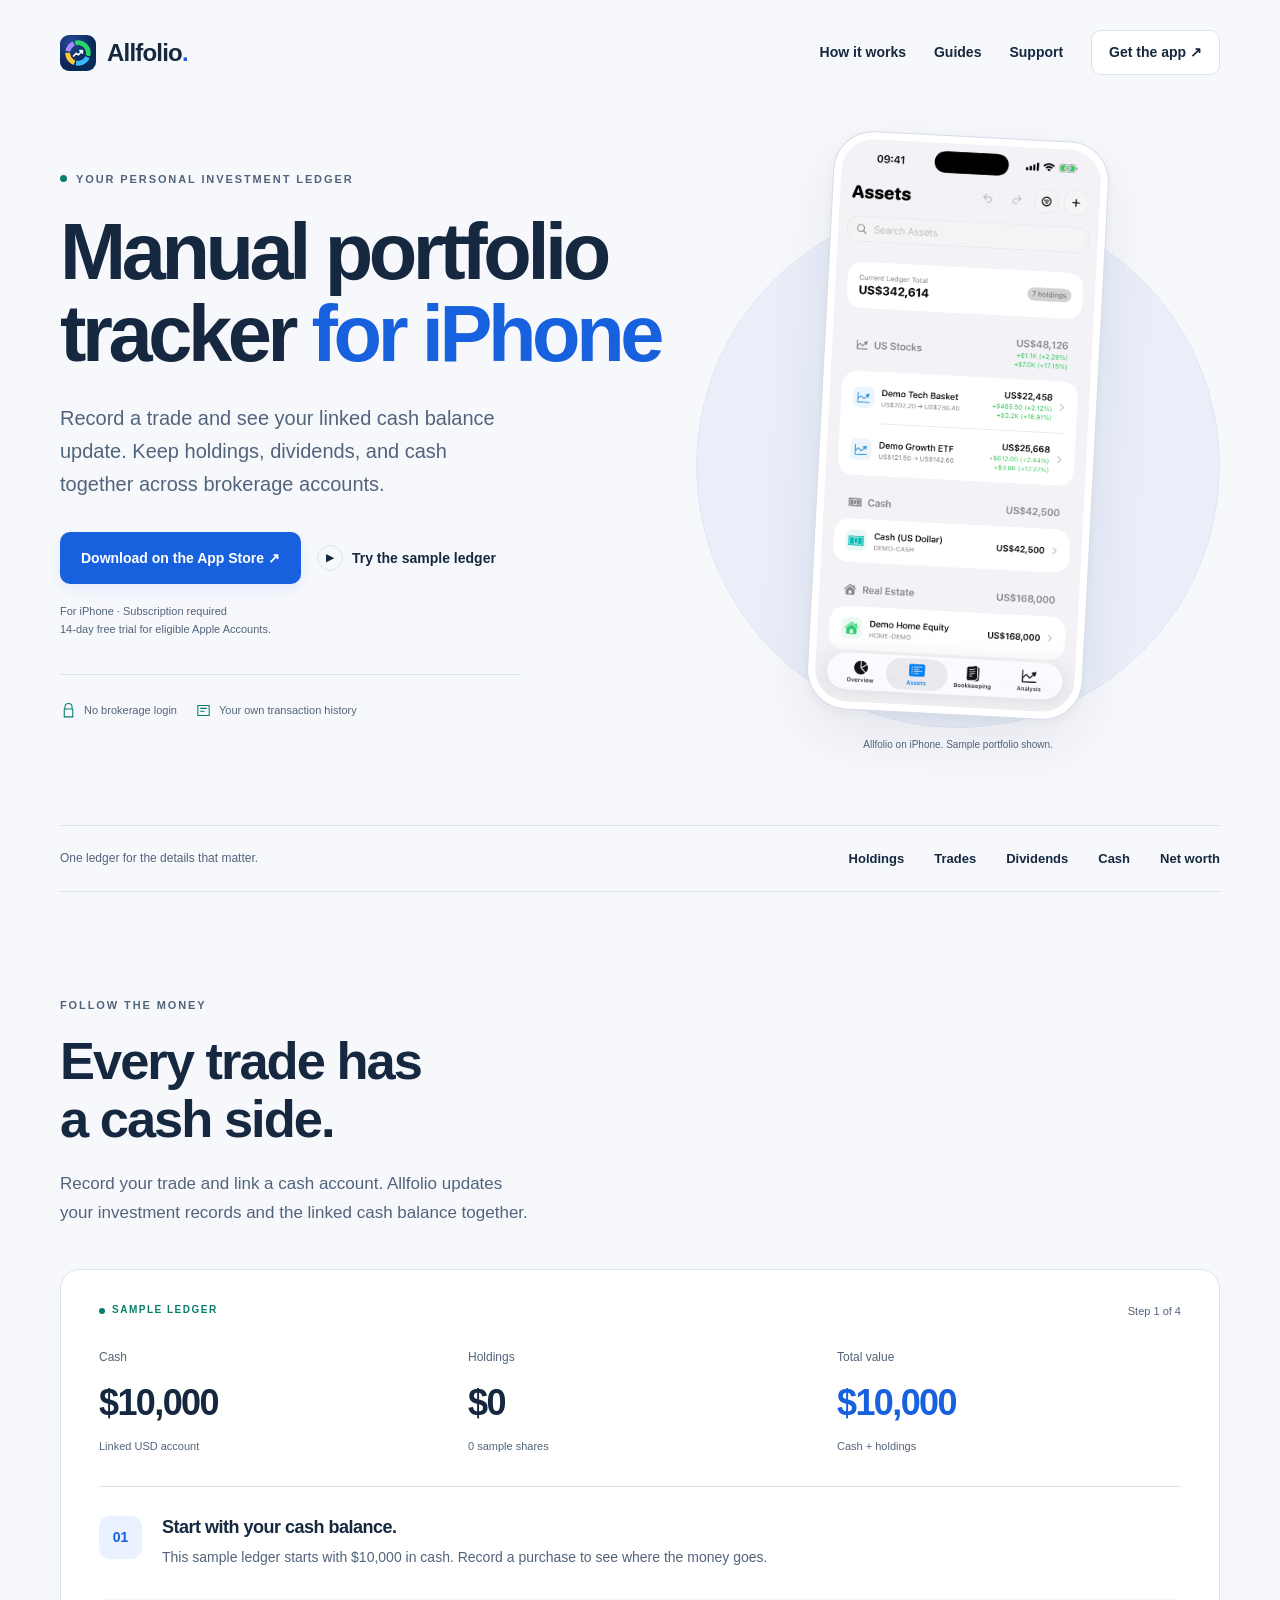
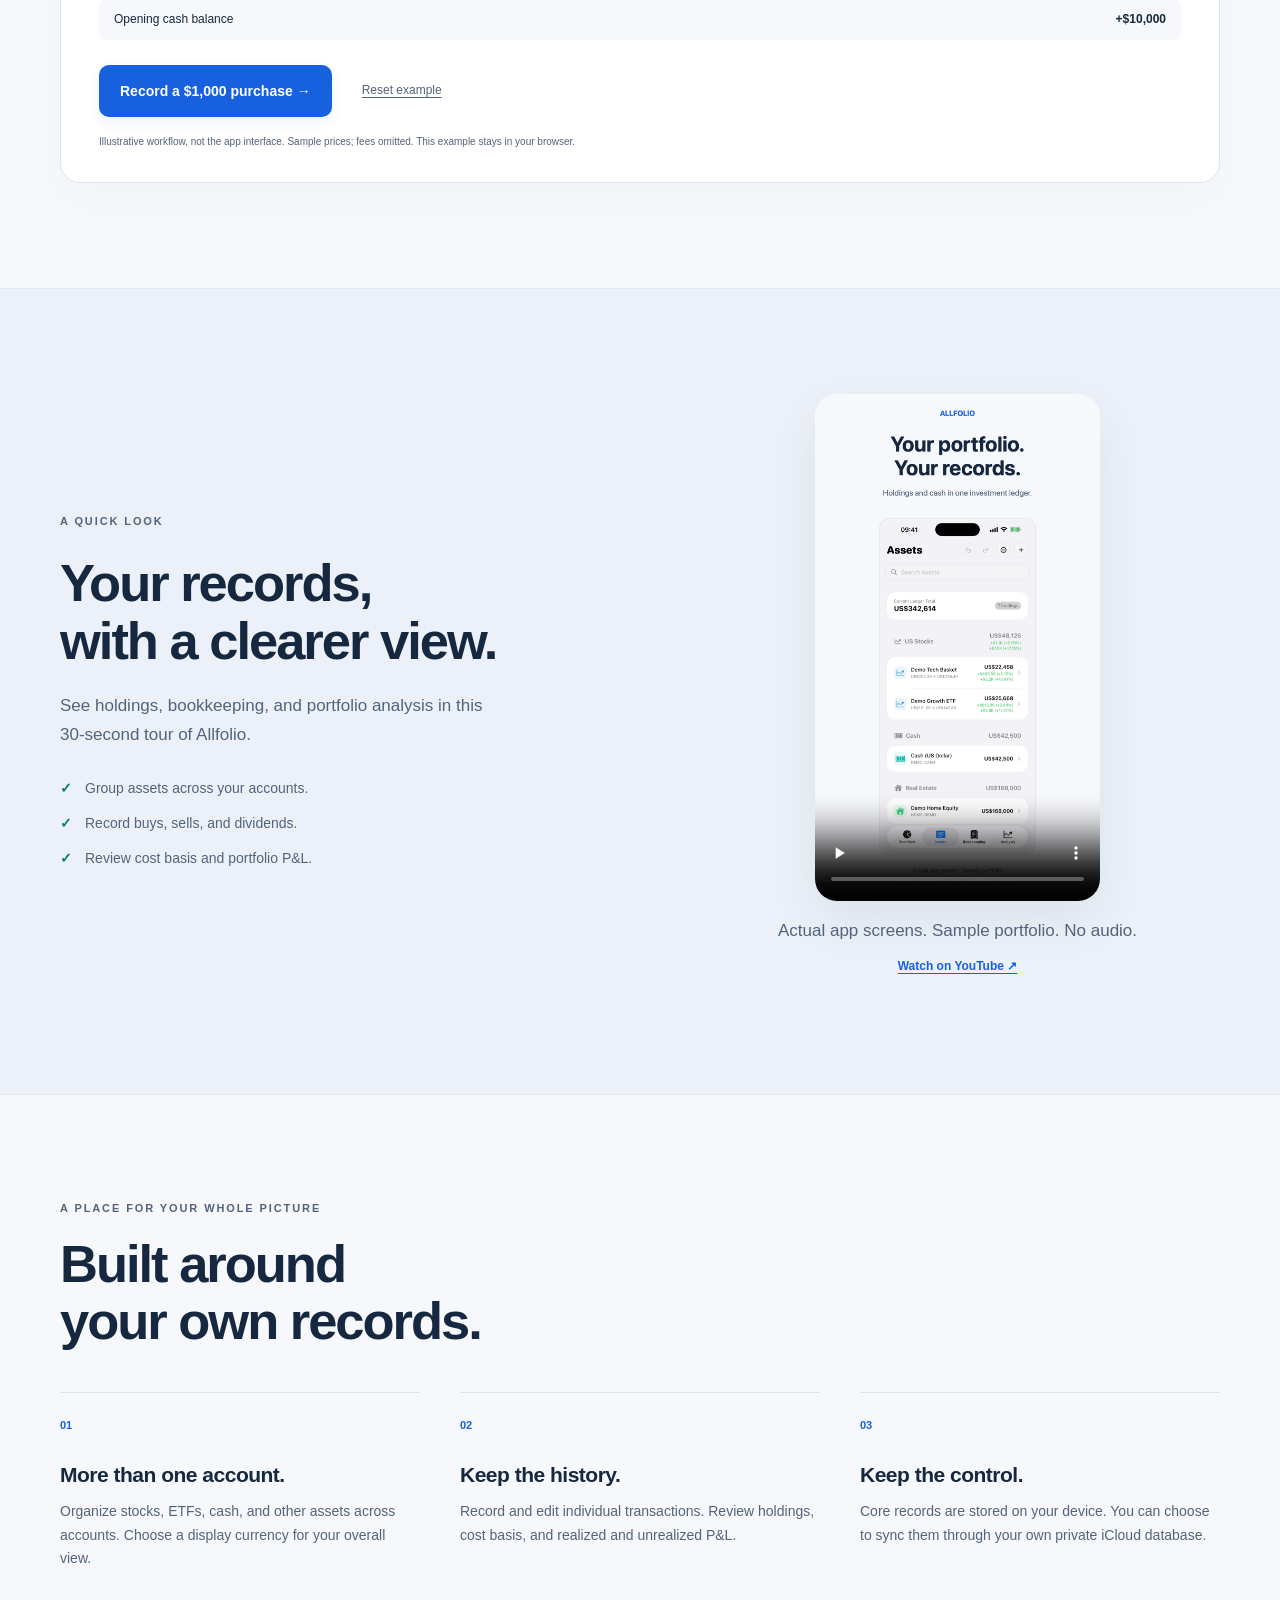
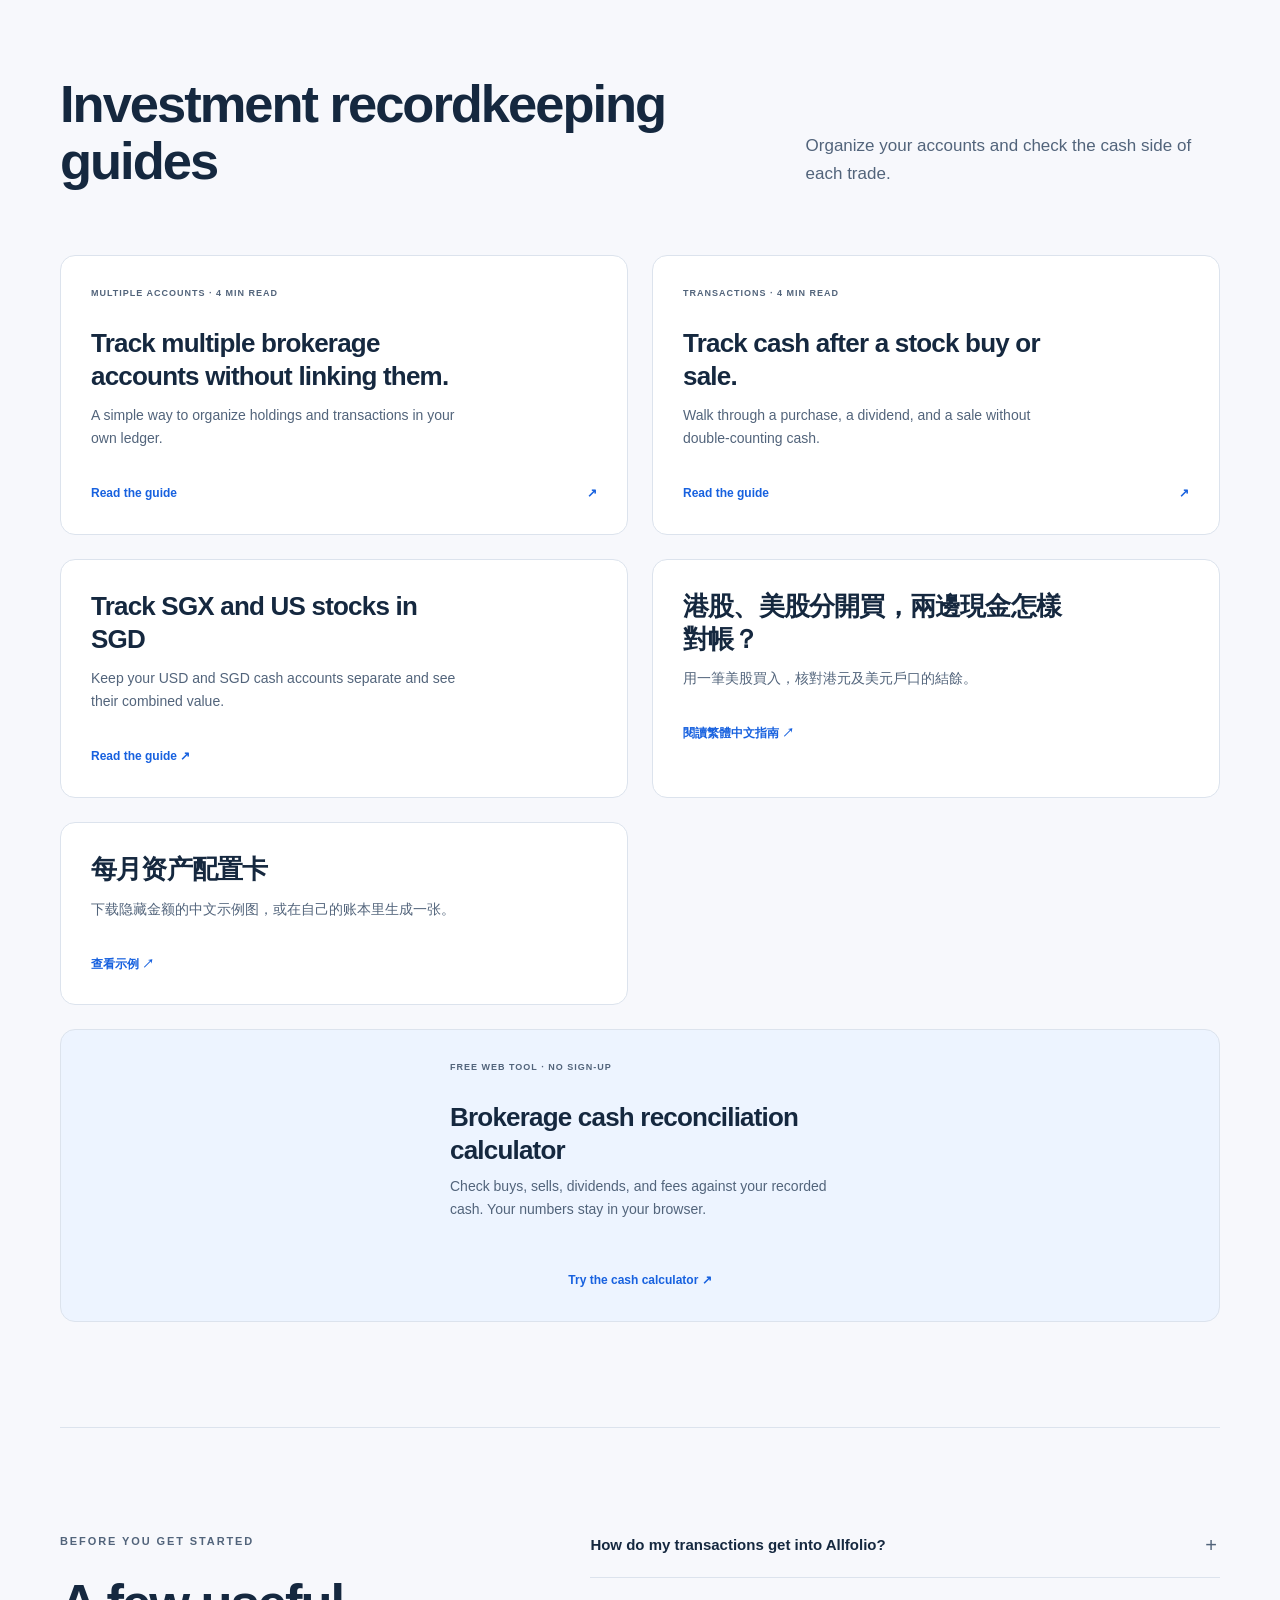
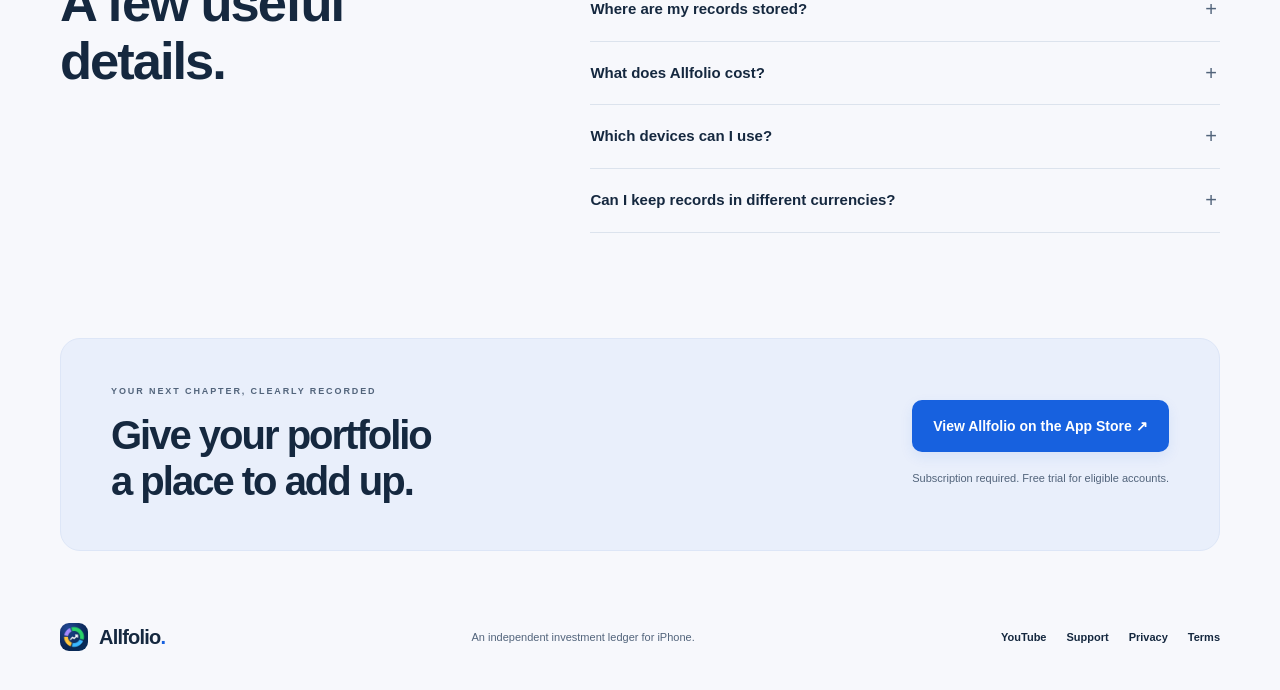
<file: index.html>
<!doctype html>
<html lang="en">
<head>
  <meta charset="utf-8"><meta name="viewport" content="width=device-width, initial-scale=1">
  <title>Allfolio — Manual Portfolio Tracker for iPhone</title>
  <meta name="description" content="A personal investment ledger for iPhone. Track holdings, trades, dividends, and cash across accounts without a brokerage login. Optional private iCloud sync.">
  <meta name="theme-color" content="#f7f8fc">
  <meta name="apple-itunes-app" content="app-id=6772176503, affiliate-data=pt=128935614&amp;ct=US_Web_202611&amp;mt=8">
  <meta property="og:title" content="Allfolio — Manual Portfolio Tracker for iPhone"><meta property="og:description" content="Record holdings, trades, dividends, and cash across accounts. No brokerage login required."><meta property="og:type" content="website"><meta property="og:url" content="https://ogerhsou.github.io/astrolabe-portfolio-support/"><meta property="og:image" content="https://ogerhsou.github.io/astrolabe-portfolio-support/marketing/social-card.png"><meta name="twitter:card" content="summary_large_image">
  <link rel="canonical" href="https://ogerhsou.github.io/astrolabe-portfolio-support/"><link rel="icon" href="./marketing/app-icon.png"><link rel="stylesheet" href="./marketing/site.css"><script src="./marketing/demo.js" defer></script>
  <script type="application/ld+json">{"@context":"https://schema.org","@type":"SoftwareApplication","name":"Allfolio: Portfolio Tracker","applicationCategory":"FinanceApplication","operatingSystem":"iOS 17.0 or later","url":"https://ogerhsou.github.io/astrolabe-portfolio-support/","downloadUrl":"https://apps.apple.com/us/app/allfolio-portfolio-tracker/id6772176503","description":"A personal investment ledger for iPhone, with manual transaction recording, linked cash accounts, holdings, and optional private iCloud sync."}</script>
<script src="./marketing/app-store-campaign.js" defer></script></head>
<body>
  <a class="skip-link" href="#main">Skip to content</a>
  <header class="site-header wrap"><a class="brand" href="./" aria-label="Allfolio home"><img src="./marketing/app-icon.png" width="36" height="36" alt=""><span>Allfolio<span class="brand-dot">.</span></span></a><nav aria-label="Main navigation"><a href="#how-it-works">How it works</a><a href="#guides">Guides</a><a href="./support.html">Support</a><a class="nav-download" href="https://apps.apple.com/app/apple-store/id6772176503?ppid=fc0e9323-cf32-40ca-8069-30a20adb81aa&amp;pt=128935614&amp;ct=US_Web_202611&amp;mt=8">Get the app ↗</a></nav></header>
  <main id="main">
    <section class="hero wrap" aria-labelledby="hero-title">
      <div class="hero-copy"><p class="eyebrow"><span class="status-dot" aria-hidden="true"></span>YOUR PERSONAL INVESTMENT LEDGER</p><h1 id="hero-title">Manual portfolio tracker <span>for iPhone</span></h1><p class="hero-description">Record a trade and see your linked cash balance update. Keep holdings, dividends, and cash together across brokerage accounts.</p><div class="hero-actions"><a class="button primary" href="https://apps.apple.com/app/apple-store/id6772176503?ppid=fc0e9323-cf32-40ca-8069-30a20adb81aa&amp;pt=128935614&amp;ct=US_Web_202611&amp;mt=8">Download on the App Store ↗</a><a class="button text-button" href="#how-it-works"><span class="play-mark" aria-hidden="true">▶</span>Try the sample ledger</a></div><p class="purchase-note">For iPhone · Subscription required<br>14-day free trial for eligible Apple Accounts.</p><div class="hero-proof"><span><svg viewBox="0 0 24 24" aria-hidden="true"><path d="M7 10V7a5 5 0 0 1 10 0v3M6 10h12v11H6z"/></svg>No brokerage login</span><span><svg viewBox="0 0 24 24" aria-hidden="true"><path d="M4 5h16v14H4zM8 9h8M8 13h5"/></svg>Your own transaction history</span></div></div>
      <figure class="hero-visual"><div class="visual-orbit" aria-hidden="true"></div><div class="phone-frame"><img class="app-screen" src="./marketing/holdings.png" width="1284" height="2778" alt="Allfolio's Assets screen showing sample stock holdings, cash, and other assets in one ledger." fetchpriority="high"></div><figcaption>Allfolio on iPhone. Sample portfolio shown.</figcaption></figure>
    </section>
    <section class="feature-strip wrap" aria-label="What you can track"><p>One ledger for the details that matter.</p><div><span>Holdings</span><span>Trades</span><span>Dividends</span><span>Cash</span><span>Net worth</span></div></section>
    <section class="section wrap" id="how-it-works" aria-labelledby="demo-title">
      <div class="section-heading"><p class="eyebrow">FOLLOW THE MONEY</p><h2 id="demo-title">Every trade has<br>a cash side.</h2><p>Record your trade and link a cash account. Allfolio updates your investment records and the linked cash balance together.</p></div>
      <div class="demo" data-ledger-demo><div class="demo-topline"><span class="sample-tag">SAMPLE LEDGER</span><span class="demo-step" data-demo-step>Step 1 of 4</span></div><div class="demo-balances"><div><span class="balance-label">Cash</span><strong data-demo-cash>$10,000</strong><span class="balance-detail">Linked USD account</span></div><div><span class="balance-label">Holdings</span><strong data-demo-holdings>$0</strong><span class="balance-detail" data-demo-shares>0 sample shares</span></div><div><span class="balance-label">Total value</span><strong data-demo-total>$10,000</strong><span class="balance-detail">Cash + holdings</span></div></div><div class="demo-explanation" aria-live="polite" aria-atomic="true"><span class="demo-symbol" aria-hidden="true" data-demo-icon>01</span><div><h3 data-demo-title>Start with your cash balance.</h3><p data-demo-description>This sample ledger starts with $10,000 in cash. Record a purchase to see where the money goes.</p></div></div><ol class="demo-history" data-demo-history aria-label="Sample transaction history"><li><span>Opening cash balance</span><strong>+$10,000</strong></li></ol><div class="demo-controls"><button type="button" class="button primary" data-demo-next>Record a $1,000 purchase →</button><button type="button" class="reset-button" data-demo-reset>Reset example</button></div><p class="demo-disclosure">Illustrative workflow, not the app interface. Sample prices; fees omitted. This example stays in your browser.</p><noscript><p class="demo-disclosure">Buying 10 shares at $100 moves $1,000 from cash into holdings. Your cash becomes $9,000 and your holdings become $1,000. Enable JavaScript to step through the example.</p></noscript></div>
    </section>
    <section class="section tour-section" aria-labelledby="tour-title"><div class="wrap tour-layout"><div><p class="eyebrow">A QUICK LOOK</p><h2 id="tour-title">Your records,<br>with a clearer view.</h2><p>See holdings, bookkeeping, and portfolio analysis in this 30-second tour of Allfolio.</p><ul class="check-list"><li>Group assets across your accounts.</li><li>Record buys, sells, and dividends.</li><li>Review cost basis and portfolio P&amp;L.</li></ul></div><div class="tour-video"><video controls playsinline preload="none" poster="./marketing/tour-poster.png" width="1080" height="1920" aria-label="Thirty-second Allfolio product tour with sample data"><source src="./marketing/allfolio-tour.mp4" type="video/mp4"><track kind="captions" src="./marketing/allfolio-tour.vtt" srclang="en" label="English" default>Your browser does not support video. <a href="./marketing/allfolio-tour.mp4">Download the Allfolio tour.</a></video><p>Actual app screens. Sample portfolio. No audio.</p><a class="tour-external" href="https://www.youtube.com/shorts/a_1XUYNGojI">Watch on YouTube ↗</a></div></div></section>
    <section class="section wrap" aria-labelledby="features-title"><div class="section-heading"><p class="eyebrow">A PLACE FOR YOUR WHOLE PICTURE</p><h2 id="features-title">Built around<br>your own records.</h2></div><div class="feature-grid"><article><span class="feature-number">01</span><h3>More than one account.</h3><p>Organize stocks, ETFs, cash, and other assets across accounts. Choose a display currency for your overall view.</p></article><article><span class="feature-number">02</span><h3>Keep the history.</h3><p>Record and edit individual transactions. Review holdings, cost basis, and realized and unrealized P&amp;L.</p></article><article><span class="feature-number">03</span><h3>Keep the control.</h3><p>Core records are stored on your device. You can choose to sync them through your own private iCloud database.</p></article></div></section>
    <section class="section guides-section wrap" id="guides" aria-labelledby="guides-title"><div class="section-heading horizontal"><h2 id="guides-title">Investment recordkeeping guides</h2><p>Organize your accounts and check the cash side of each trade.</p></div><div class="guide-grid"><a class="guide-card" href="./guides/manual-portfolio-tracker.html"><span class="guide-topic">MULTIPLE ACCOUNTS · 4 MIN READ</span><h3>Track multiple brokerage accounts without linking them.</h3><p>A simple way to organize holdings and transactions in your own ledger.</p><span class="guide-arrow">Read the guide <span aria-hidden="true">↗</span></span></a><a class="guide-card" href="./guides/trades-and-cash.html"><span class="guide-topic">TRANSACTIONS · 4 MIN READ</span><h3>Track cash after a stock buy or sale.</h3><p>Walk through a purchase, a dividend, and a sale without double-counting cash.</p><span class="guide-arrow">Read the guide <span aria-hidden="true">↗</span></span></a><a class="guide-card" href="./guides/sgx-us-stocks-in-sgd.html"><h3>Track SGX and US stocks in SGD</h3><p>Keep your USD and SGD cash accounts separate and see their combined value.</p><span class="guide-arrow">Read the guide ↗</span></a><a class="guide-card" href="./guides/hong-kong-portfolio.html" lang="zh-Hant-HK"><h3>港股、美股分開買，兩邊現金怎樣對帳？</h3><p>用一筆美股買入，核對港元及美元戶口的結餘。</p><span class="guide-arrow">閱讀繁體中文指南 ↗</span></a><a class="guide-card" lang="zh-Hans" href="./guides/monthly-portfolio-allocation.html"><h3>每月资产配置卡</h3><p>下载隐藏金额的中文示例图，或在自己的账本里生成一张。</p><span class="guide-arrow">查看示例 ↗</span></a></div><a class="guide-card free-tool-card" href="./tools/portfolio-cash-calculator.html"><div><span class="guide-topic">FREE WEB TOOL · NO SIGN-UP</span><h3>Brokerage cash reconciliation calculator</h3><p>Check buys, sells, dividends, and fees against your recorded cash. Your numbers stay in your browser.</p></div><span class="guide-arrow">Try the cash calculator ↗</span></a></section>
    <section class="section wrap faq-section" aria-labelledby="faq-title"><div><p class="eyebrow">BEFORE YOU GET STARTED</p><h2 id="faq-title">A few useful<br>details.</h2></div><div class="faq-list"><details><summary>How do my transactions get into Allfolio?</summary><p>You record your assets and transactions yourself. Optional AI recognition can help turn a screenshot into transaction details for you to review. No brokerage login is required.</p></details><details><summary>Where are my records stored?</summary><p>Core asset, transaction, and ledger records are stored on your device, with optional sync through your own private iCloud database. Optional AI, market data, feedback, and consented usage analytics have separate data flows explained in our <a href="./privacy.html">privacy policy</a>.</p></details><details><summary>What does Allfolio cost?</summary><p>Allfolio is free to download. An active monthly or yearly subscription, or an eligible trial, is required to use the app. Eligible Apple Accounts can start a 14-day free trial. Current plans and prices are shown in the App Store and in the app. Trials renew as paid subscriptions unless canceled in your Apple Account settings.</p></details><details><summary>Which devices can I use?</summary><p>Allfolio is available on the App Store for iPhone running iOS 17 or later.</p></details><details><summary>Can I keep records in different currencies?</summary><p>Yes. Record assets and cash accounts in their own currencies, then choose a display currency for the combined view.</p></details></div></section>
    <section class="closing wrap"><div><p class="eyebrow">YOUR NEXT CHAPTER, CLEARLY RECORDED</p><h2>Give your portfolio<br>a place to add up.</h2></div><div><a class="button primary" href="https://apps.apple.com/app/apple-store/id6772176503?ppid=fc0e9323-cf32-40ca-8069-30a20adb81aa&amp;pt=128935614&amp;ct=US_Web_202611&amp;mt=8">View Allfolio on the App Store ↗</a><p class="purchase-note">Subscription required. Free trial for eligible accounts.</p></div></section>
  </main><footer class="site-footer wrap"><a class="brand" href="./"><img src="./marketing/app-icon.png" width="28" height="28" alt=""><span>Allfolio<span class="brand-dot">.</span></span></a><p>An independent investment ledger for iPhone.</p><nav aria-label="Footer navigation"><a href="https://www.youtube.com/@AllfolioLedger">YouTube</a><a href="./support.html">Support</a><a href="./privacy.html">Privacy</a><a href="https://www.apple.com/legal/internet-services/itunes/dev/stdeula/">Terms</a></nav></footer>
</body></html>
</file>
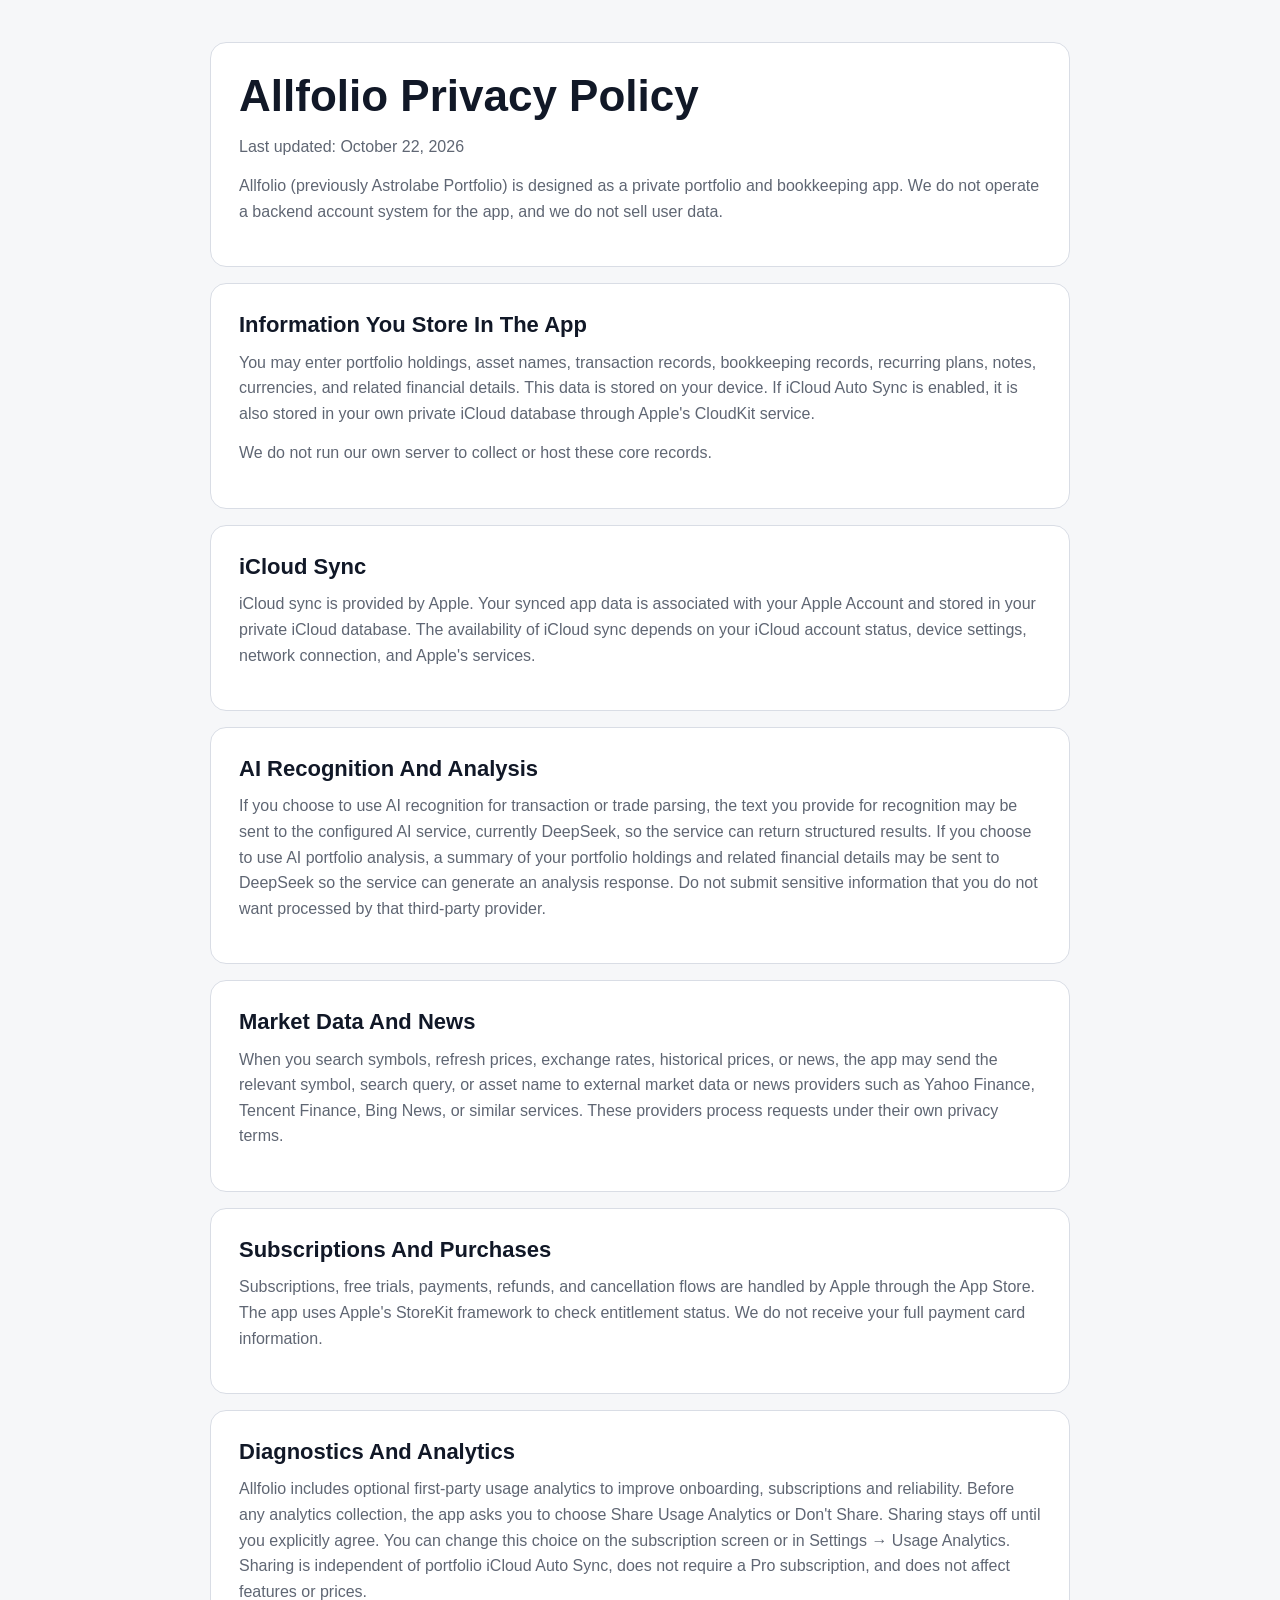
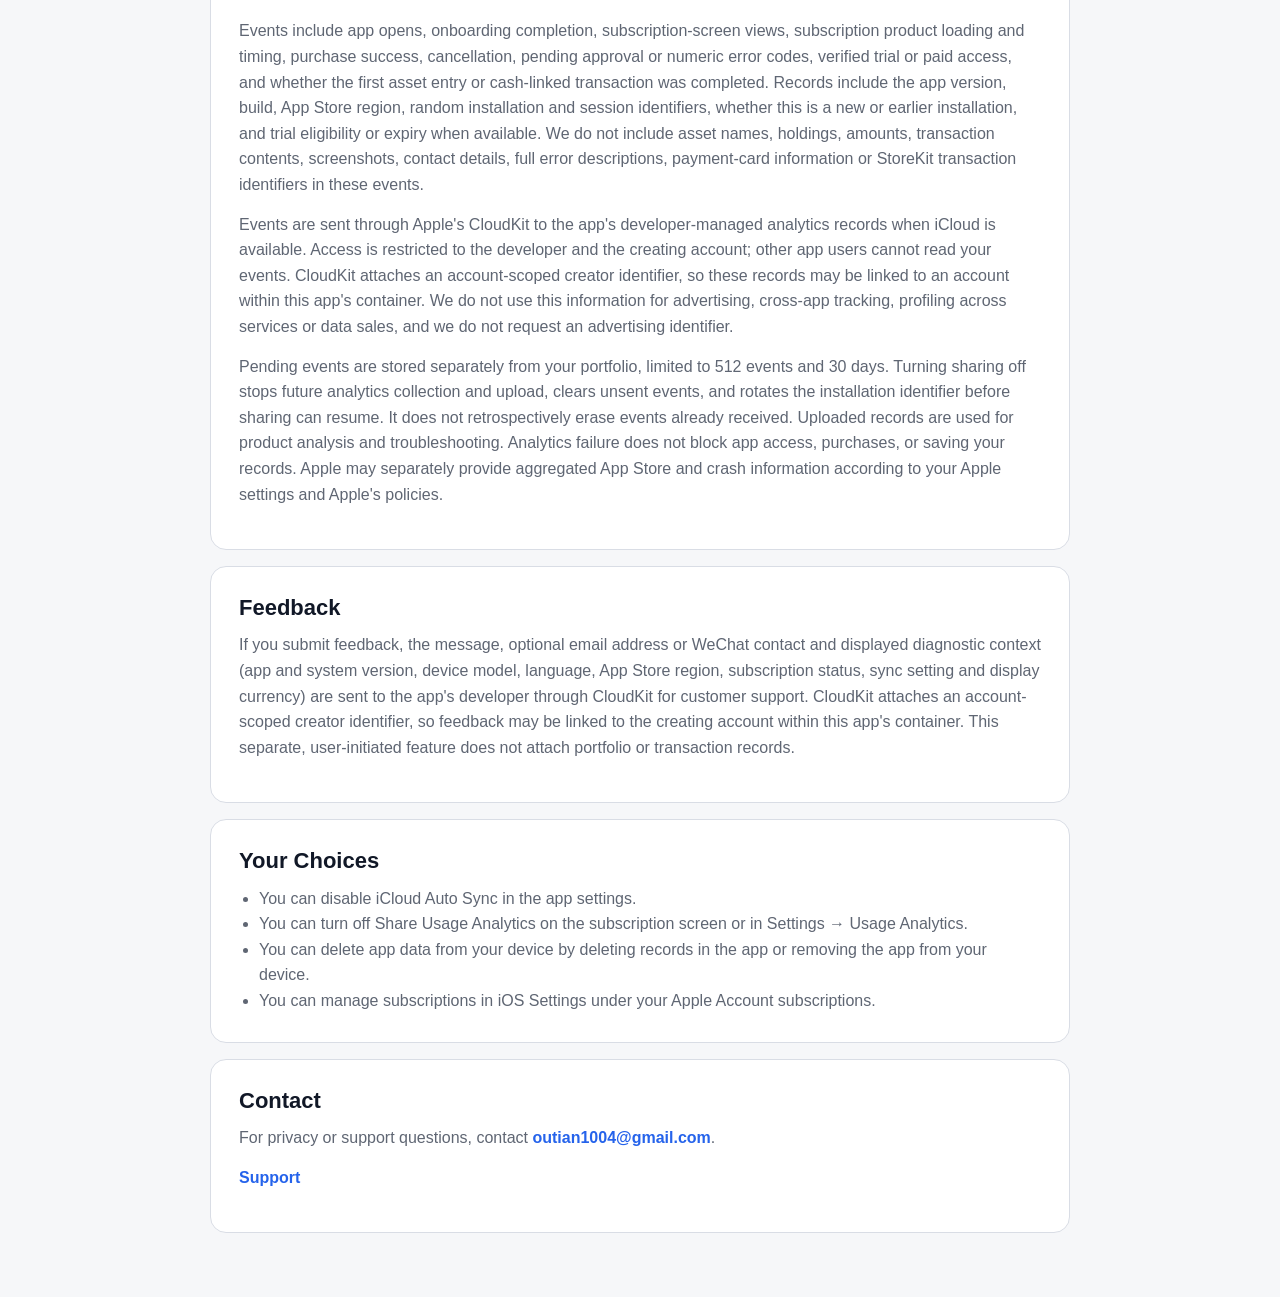
<file: privacy.html>
<!doctype html>
<html lang="en">
<head>
  <meta charset="utf-8">
  <meta name="viewport" content="width=device-width, initial-scale=1">
  <title>Allfolio Privacy Policy</title>
  <style>
    :root {
      color-scheme: light dark;
      --bg: #f6f7f9;
      --text: #111827;
      --muted: #5f6673;
      --card: #ffffff;
      --link: #2563eb;
      --border: #d9dde5;
    }

    @media (prefers-color-scheme: dark) {
      :root {
        --bg: #0b0d12;
        --text: #f5f7fb;
        --muted: #a3adbd;
        --card: #151923;
        --link: #60a5fa;
        --border: #2b3240;
      }
    }

    body {
      margin: 0;
      font-family: -apple-system, BlinkMacSystemFont, "Segoe UI", sans-serif;
      background: var(--bg);
      color: var(--text);
      line-height: 1.6;
    }

    main {
      width: min(860px, calc(100% - 32px));
      margin: 42px auto 64px;
    }

    header, section {
      background: var(--card);
      border: 1px solid var(--border);
      border-radius: 16px;
      padding: 28px;
      margin-bottom: 16px;
    }

    h1, h2 {
      margin: 0 0 12px;
      line-height: 1.15;
      letter-spacing: 0;
    }

    h1 {
      font-size: clamp(30px, 6vw, 44px);
    }

    h2 {
      font-size: 22px;
    }

    p, li {
      color: var(--muted);
    }

    p {
      margin: 0 0 14px;
    }

    ul {
      margin: 0;
      padding-left: 20px;
    }

    a {
      color: var(--link);
      text-decoration: none;
      font-weight: 600;
    }
  </style>
</head>
<body>
  <main>
    <header>
      <h1>Allfolio Privacy Policy</h1>
      <p>Last updated: October 22, 2026</p>
      <p>Allfolio (previously Astrolabe Portfolio) is designed as a private portfolio and bookkeeping app. We do not operate a backend account system for the app, and we do not sell user data.</p>
    </header>

    <section>
      <h2>Information You Store In The App</h2>
      <p>You may enter portfolio holdings, asset names, transaction records, bookkeeping records, recurring plans, notes, currencies, and related financial details. This data is stored on your device. If iCloud Auto Sync is enabled, it is also stored in your own private iCloud database through Apple's CloudKit service.</p>
      <p>We do not run our own server to collect or host these core records.</p>
    </section>

    <section>
      <h2>iCloud Sync</h2>
      <p>iCloud sync is provided by Apple. Your synced app data is associated with your Apple Account and stored in your private iCloud database. The availability of iCloud sync depends on your iCloud account status, device settings, network connection, and Apple's services.</p>
    </section>

    <section>
      <h2>AI Recognition And Analysis</h2>
      <p>If you choose to use AI recognition for transaction or trade parsing, the text you provide for recognition may be sent to the configured AI service, currently DeepSeek, so the service can return structured results. If you choose to use AI portfolio analysis, a summary of your portfolio holdings and related financial details may be sent to DeepSeek so the service can generate an analysis response. Do not submit sensitive information that you do not want processed by that third-party provider.</p>
    </section>

    <section>
      <h2>Market Data And News</h2>
      <p>When you search symbols, refresh prices, exchange rates, historical prices, or news, the app may send the relevant symbol, search query, or asset name to external market data or news providers such as Yahoo Finance, Tencent Finance, Bing News, or similar services. These providers process requests under their own privacy terms.</p>
    </section>

    <section>
      <h2>Subscriptions And Purchases</h2>
      <p>Subscriptions, free trials, payments, refunds, and cancellation flows are handled by Apple through the App Store. The app uses Apple's StoreKit framework to check entitlement status. We do not receive your full payment card information.</p>
    </section>

    <section>
      <h2>Diagnostics And Analytics</h2>
      <p>Allfolio includes optional first-party usage analytics to improve onboarding, subscriptions and reliability. Before any analytics collection, the app asks you to choose Share Usage Analytics or Don't Share. Sharing stays off until you explicitly agree. You can change this choice on the subscription screen or in Settings → Usage Analytics. Sharing is independent of portfolio iCloud Auto Sync, does not require a Pro subscription, and does not affect features or prices.</p>
      <p>Events include app opens, onboarding completion, subscription-screen views, subscription product loading and timing, purchase success, cancellation, pending approval or numeric error codes, verified trial or paid access, and whether the first asset entry or cash-linked transaction was completed. Records include the app version, build, App Store region, random installation and session identifiers, whether this is a new or earlier installation, and trial eligibility or expiry when available. We do not include asset names, holdings, amounts, transaction contents, screenshots, contact details, full error descriptions, payment-card information or StoreKit transaction identifiers in these events.</p>
      <p>Events are sent through Apple's CloudKit to the app's developer-managed analytics records when iCloud is available. Access is restricted to the developer and the creating account; other app users cannot read your events. CloudKit attaches an account-scoped creator identifier, so these records may be linked to an account within this app's container. We do not use this information for advertising, cross-app tracking, profiling across services or data sales, and we do not request an advertising identifier.</p>
      <p>Pending events are stored separately from your portfolio, limited to 512 events and 30 days. Turning sharing off stops future analytics collection and upload, clears unsent events, and rotates the installation identifier before sharing can resume. It does not retrospectively erase events already received. Uploaded records are used for product analysis and troubleshooting. Analytics failure does not block app access, purchases, or saving your records. Apple may separately provide aggregated App Store and crash information according to your Apple settings and Apple's policies.</p>
    </section>

    <section>
      <h2>Feedback</h2>
      <p>If you submit feedback, the message, optional email address or WeChat contact and displayed diagnostic context (app and system version, device model, language, App Store region, subscription status, sync setting and display currency) are sent to the app's developer through CloudKit for customer support. CloudKit attaches an account-scoped creator identifier, so feedback may be linked to the creating account within this app's container. This separate, user-initiated feature does not attach portfolio or transaction records.</p>
    </section>

    <section>
      <h2>Your Choices</h2>
      <ul>
        <li>You can disable iCloud Auto Sync in the app settings.</li>
        <li>You can turn off Share Usage Analytics on the subscription screen or in Settings → Usage Analytics.</li>
        <li>You can delete app data from your device by deleting records in the app or removing the app from your device.</li>
        <li>You can manage subscriptions in iOS Settings under your Apple Account subscriptions.</li>
      </ul>
    </section>

    <section>
      <h2>Contact</h2>
      <p>For privacy or support questions, contact <a href="mailto:outian1004@gmail.com">outian1004@gmail.com</a>.</p>
      <p><a href="./support.html">Support</a></p>
    </section>
  </main>
</body>
</html>
</file>
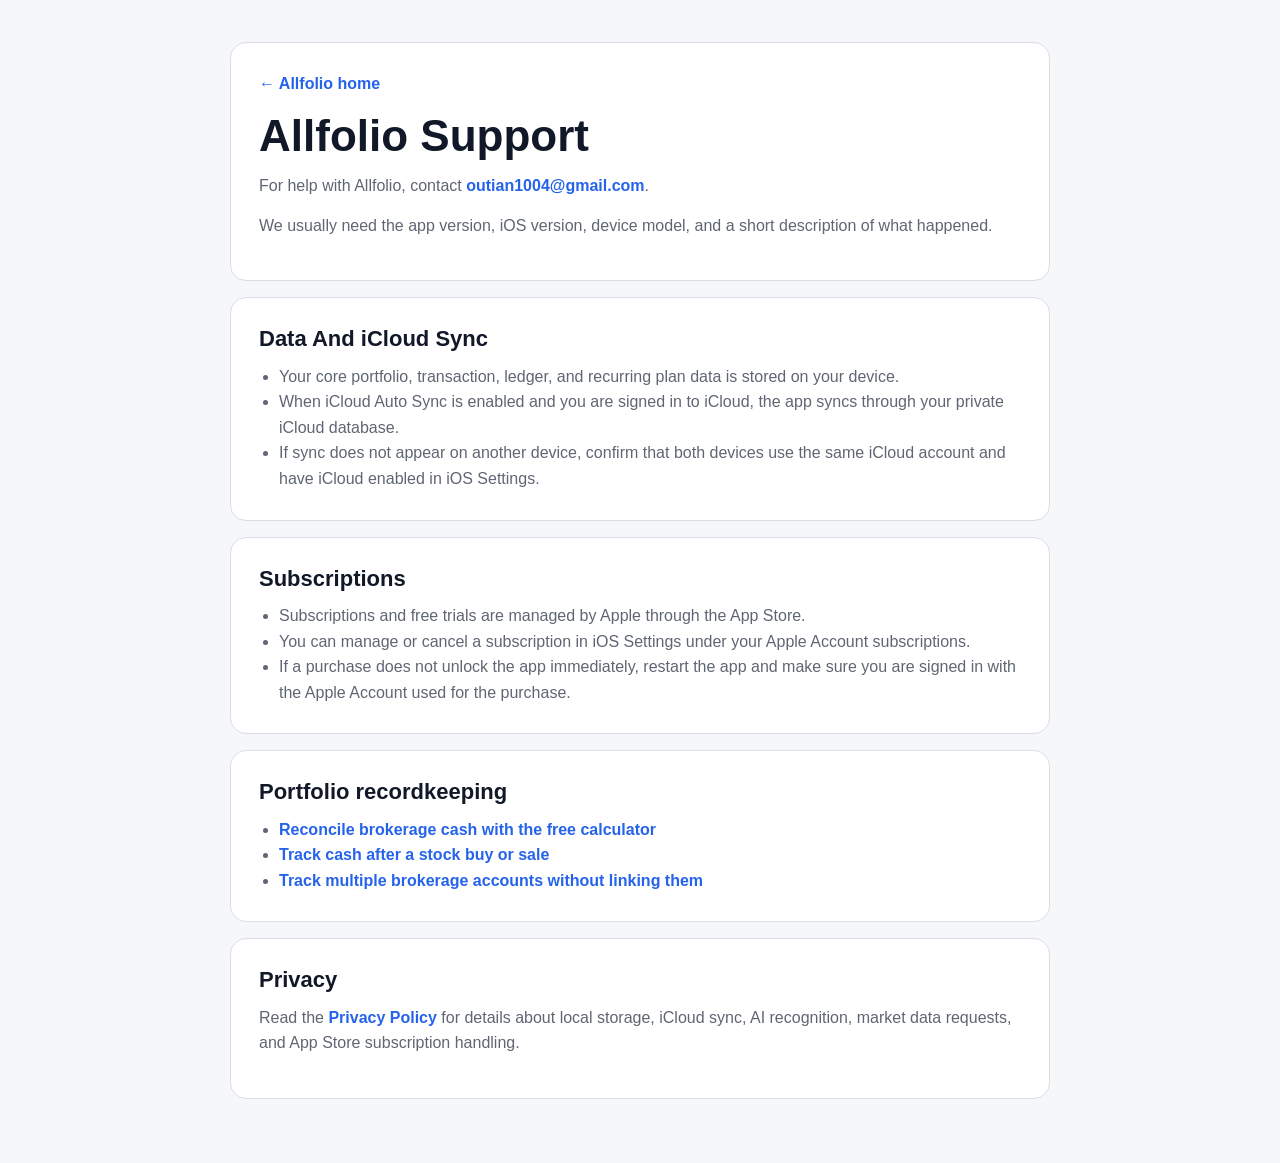
<file: support.html>
<!doctype html>
<html lang="en">
<head>
  <meta charset="utf-8">
  <meta name="viewport" content="width=device-width, initial-scale=1">
  <title>Allfolio Support</title>
  <meta name="description" content="Get help with Allfolio for iPhone, including iCloud sync, subscriptions, and portfolio recordkeeping.">
  <link rel="canonical" href="https://ogerhsou.github.io/astrolabe-portfolio-support/support.html">
  <style>
    :root {
      color-scheme: light dark;
      --bg: #f6f7f9;
      --text: #111827;
      --muted: #5f6673;
      --card: #ffffff;
      --link: #2563eb;
      --border: #d9dde5;
    }

    @media (prefers-color-scheme: dark) {
      :root {
        --bg: #0b0d12;
        --text: #f5f7fb;
        --muted: #a3adbd;
        --card: #151923;
        --link: #60a5fa;
        --border: #2b3240;
      }
    }

    body {
      margin: 0;
      font-family: -apple-system, BlinkMacSystemFont, "Segoe UI", sans-serif;
      background: var(--bg);
      color: var(--text);
      line-height: 1.6;
    }

    main {
      width: min(820px, calc(100% - 32px));
      margin: 42px auto 64px;
    }

    header, section {
      background: var(--card);
      border: 1px solid var(--border);
      border-radius: 16px;
      padding: 28px;
      margin-bottom: 16px;
    }

    h1, h2 {
      margin: 0 0 12px;
      line-height: 1.15;
      letter-spacing: 0;
    }

    h1 {
      font-size: clamp(30px, 6vw, 44px);
    }

    h2 {
      font-size: 22px;
    }

    p, li {
      color: var(--muted);
    }

    p {
      margin: 0 0 14px;
    }

    ul {
      margin: 0;
      padding-left: 20px;
    }

    a {
      color: var(--link);
      text-decoration: none;
      font-weight: 600;
    }
  </style>
</head>
<body>
  <main>
    <header>
      <p><a href="./">← Allfolio home</a></p>
      <h1>Allfolio Support</h1>
      <p>For help with Allfolio, contact <a href="mailto:outian1004@gmail.com">outian1004@gmail.com</a>.</p>
      <p>We usually need the app version, iOS version, device model, and a short description of what happened.</p>
    </header>

    <section>
      <h2>Data And iCloud Sync</h2>
      <ul>
        <li>Your core portfolio, transaction, ledger, and recurring plan data is stored on your device.</li>
        <li>When iCloud Auto Sync is enabled and you are signed in to iCloud, the app syncs through your private iCloud database.</li>
        <li>If sync does not appear on another device, confirm that both devices use the same iCloud account and have iCloud enabled in iOS Settings.</li>
      </ul>
    </section>

    <section>
      <h2>Subscriptions</h2>
      <ul>
        <li>Subscriptions and free trials are managed by Apple through the App Store.</li>
        <li>You can manage or cancel a subscription in iOS Settings under your Apple Account subscriptions.</li>
        <li>If a purchase does not unlock the app immediately, restart the app and make sure you are signed in with the Apple Account used for the purchase.</li>
      </ul>
    </section>

    <section>
      <h2>Portfolio recordkeeping</h2>
      <ul>
        <li><a href="./tools/portfolio-cash-calculator.html">Reconcile brokerage cash with the free calculator</a></li>
        <li><a href="./guides/trades-and-cash.html">Track cash after a stock buy or sale</a></li>
        <li><a href="./guides/manual-portfolio-tracker.html">Track multiple brokerage accounts without linking them</a></li>
      </ul>
    </section>

    <section>
      <h2>Privacy</h2>
      <p>Read the <a href="./privacy.html">Privacy Policy</a> for details about local storage, iCloud sync, AI recognition, market data requests, and App Store subscription handling.</p>
    </section>
  </main>
</body>
</html>
</file>
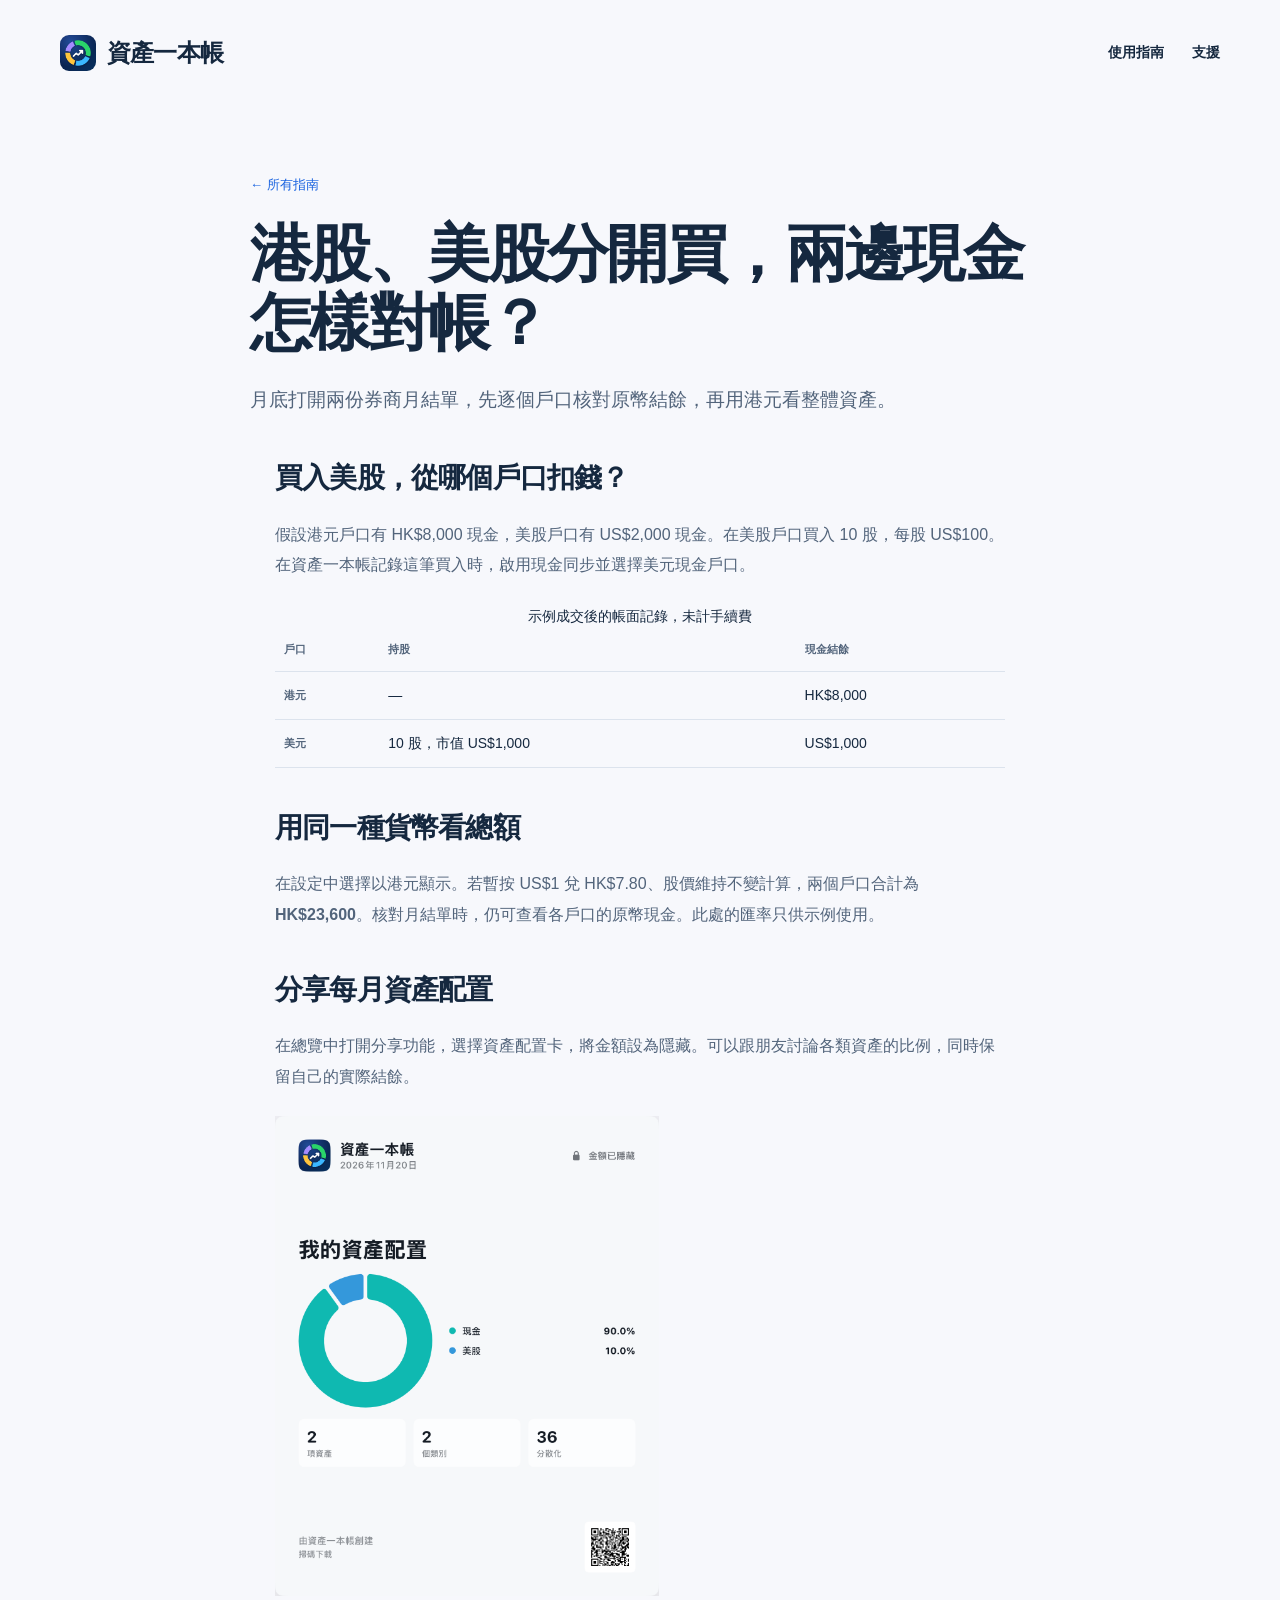
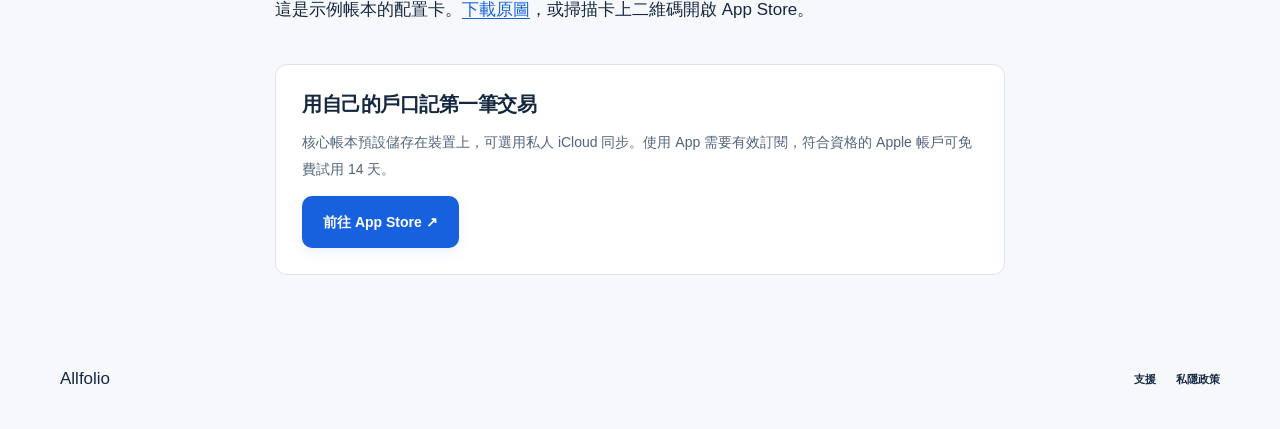
<file: guides/hong-kong-portfolio.html>
<!doctype html>
<html lang="zh-Hant-HK">
<head>
  <meta charset="utf-8"><meta name="viewport" content="width=device-width, initial-scale=1">
  <title>港股、美股分開買，港元和美元現金怎樣對帳？｜資產一本帳</title>
  <meta name="description" content="以兩個示例戶口核對港元及美元結餘，記錄買入後的持股和現金，再以港元檢視整體資產。">
  <link rel="canonical" href="https://ogerhsou.github.io/astrolabe-portfolio-support/guides/hong-kong-portfolio.html">
  <link rel="icon" href="../marketing/app-icon.png"><link rel="stylesheet" href="../marketing/site.css">
  <script src="../marketing/app-store-campaign.js" defer></script>
</head>
<body>
<a class="skip-link" href="#main">跳至正文</a>
<header class="site-header wrap"><a class="brand" href="../"><img src="../marketing/app-icon.png" alt="" width="36" height="36">資產一本帳</a><nav aria-label="導覽"><a href="../#guides">使用指南</a><a href="../support.html">支援</a></nav></header>
<main id="main">
  <header class="article-header"><a class="article-back" href="../#guides">← 所有指南</a><h1>港股、美股分開買，兩邊現金怎樣對帳？</h1><p class="article-deck">月底打開兩份券商月結單，先逐個戶口核對原幣結餘，再用港元看整體資產。</p></header>
  <article class="article">
    <h2>買入美股，從哪個戶口扣錢？</h2>
    <p>假設港元戶口有 HK$8,000 現金，美股戶口有 US$2,000 現金。在美股戶口買入 10 股，每股 US$100。在資產一本帳記錄這筆買入時，啟用現金同步並選擇美元現金戶口。</p>
    <table><caption>示例成交後的帳面記錄，未計手續費</caption><thead><tr><th scope="col">戶口</th><th scope="col">持股</th><th scope="col">現金結餘</th></tr></thead><tbody><tr><th scope="row">港元</th><td>—</td><td>HK$8,000</td></tr><tr><th scope="row">美元</th><td>10 股，市值 US$1,000</td><td>US$1,000</td></tr></tbody></table>
    <h2>用同一種貨幣看總額</h2>
    <p>在設定中選擇以港元顯示。若暫按 US$1 兌 HK$7.80、股價維持不變計算，兩個戶口合計為 <strong>HK$23,600</strong>。核對月結單時，仍可查看各戶口的原幣現金。此處的匯率只供示例使用。</p>
    <h2>分享每月資產配置</h2>
    <p>在總覽中打開分享功能，選擇資產配置卡，將金額設為隱藏。可以跟朋友討論各類資產的比例，同時保留自己的實際結餘。</p>
    <figure style="margin:1.5rem 0"><a href="../marketing/portfolio-allocation-hk-sample.png" download><img src="../marketing/portfolio-allocation-hk-sample.png" alt="示例資產配置卡，現金約九成、美股約一成，金額已隱藏。" width="1224" height="1530" loading="lazy" style="display:block;width:min(100%,24rem);height:auto"></a><figcaption>這是示例帳本的配置卡。<a href="../marketing/portfolio-allocation-hk-sample.png" download>下載原圖</a>，或掃描卡上二維碼開啟 App Store。</figcaption></figure>
    <div class="article-cta"><h3>用自己的戶口記第一筆交易</h3><p>核心帳本預設儲存在裝置上，可選用私人 iCloud 同步。使用 App 需要有效訂閱，符合資格的 Apple 帳戶可免費試用 14 天。</p><a class="button primary" href="https://apps.apple.com/app/apple-store/id6772176503?pt=128935614&amp;ct=HK_Web_Ledger_202611&amp;mt=8">前往 App Store ↗</a></div>
  </article>
</main>
<footer class="site-footer wrap"><a href="../">Allfolio</a><nav><a href="../support.html">支援</a><a href="../privacy.html">私隱政策</a></nav></footer>
</body></html>
</file>
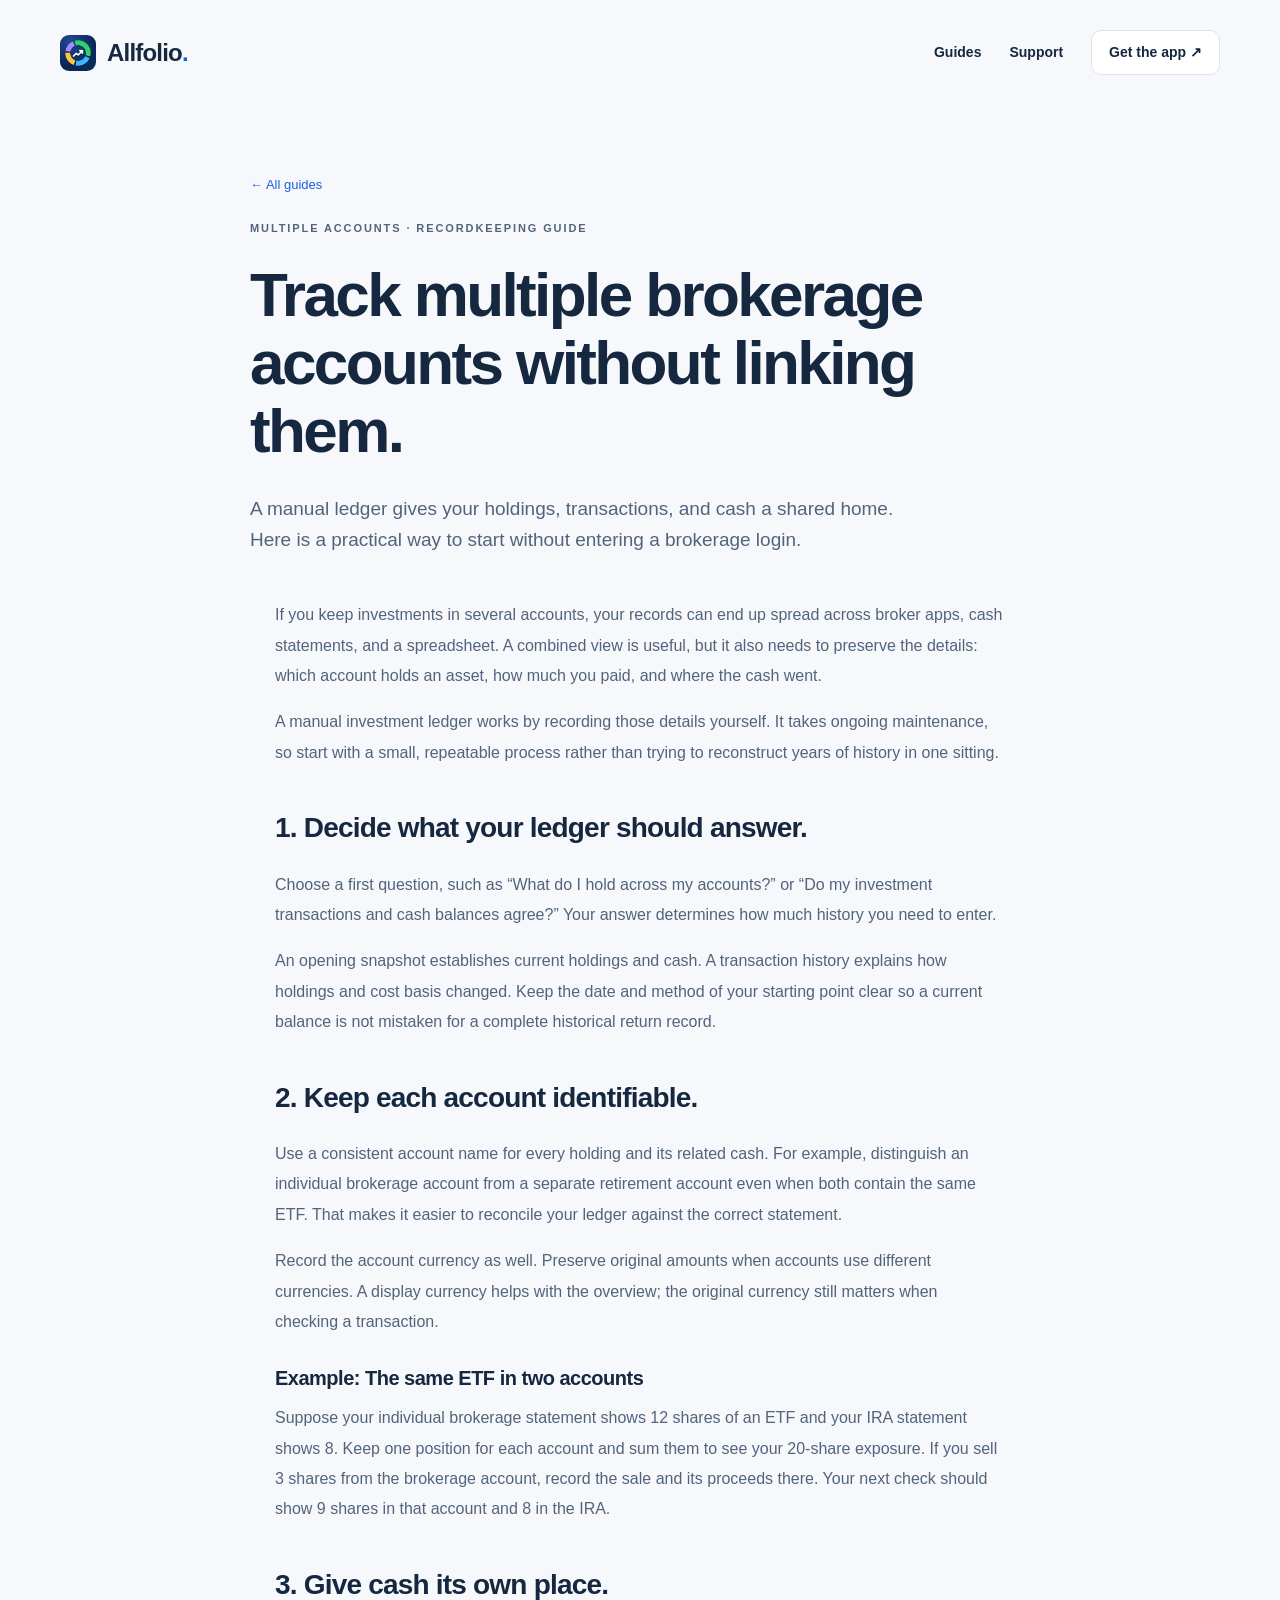
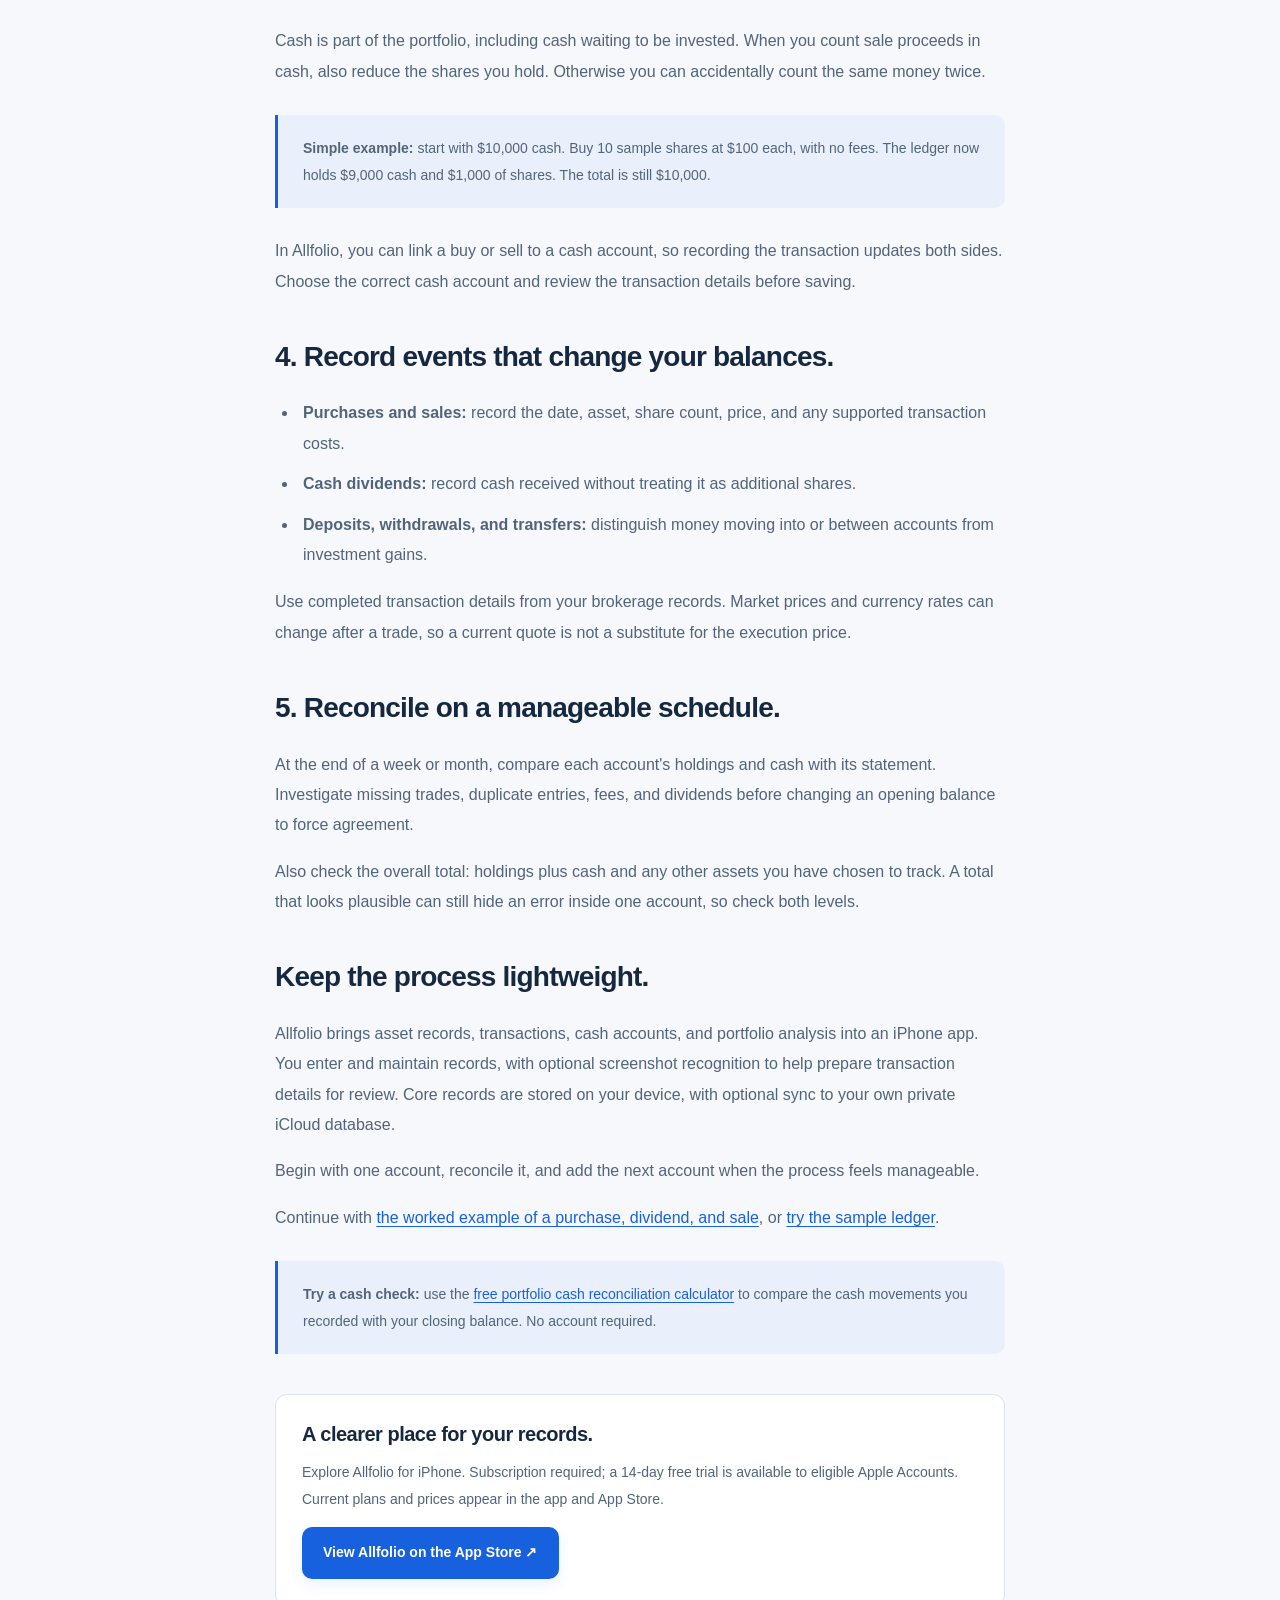
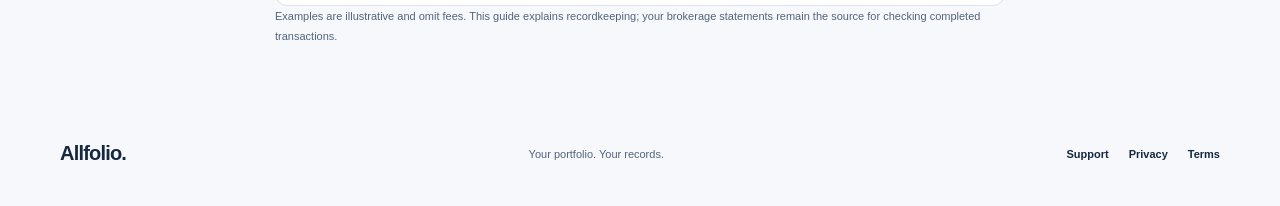
<file: guides/manual-portfolio-tracker.html>
<!doctype html>
<html lang="en"><head><meta charset="utf-8"><meta name="viewport" content="width=device-width, initial-scale=1"><title>Track Multiple Brokerage Accounts Without Linking Them — Allfolio</title><meta name="description" content="How to keep a manual portfolio ledger across brokerage accounts: organize holdings, record trades and cash, and reconcile your records with statements."><link rel="canonical" href="https://ogerhsou.github.io/astrolabe-portfolio-support/guides/manual-portfolio-tracker.html"><link rel="icon" href="../marketing/app-icon.png"><link rel="stylesheet" href="../marketing/site.css"><script src="../marketing/app-store-campaign.js" defer></script></head><body>
<a class="skip-link" href="#main">Skip to content</a><header class="site-header wrap"><a class="brand" href="../"><img src="../marketing/app-icon.png" width="36" height="36" alt=""><span>Allfolio<span class="brand-dot">.</span></span></a><nav aria-label="Main navigation"><a href="../#guides">Guides</a><a href="../support.html">Support</a><a class="nav-download" href="https://apps.apple.com/app/apple-store/id6772176503?ppid=fc0e9323-cf32-40ca-8069-30a20adb81aa&amp;pt=128935614&amp;ct=US_Web_202611&amp;mt=8">Get the app ↗</a></nav></header>
<main id="main"><header class="article-header"><a class="article-back" href="../#guides">← All guides</a><p class="eyebrow">MULTIPLE ACCOUNTS · RECORDKEEPING GUIDE</p><h1>Track multiple brokerage accounts without linking them.</h1><p class="article-deck">A manual ledger gives your holdings, transactions, and cash a shared home. Here is a practical way to start without entering a brokerage login.</p></header>
<article class="article"><p>If you keep investments in several accounts, your records can end up spread across broker apps, cash statements, and a spreadsheet. A combined view is useful, but it also needs to preserve the details: which account holds an asset, how much you paid, and where the cash went.</p><p>A manual investment ledger works by recording those details yourself. It takes ongoing maintenance, so start with a small, repeatable process rather than trying to reconstruct years of history in one sitting.</p>
<h2>1. Decide what your ledger should answer.</h2><p>Choose a first question, such as “What do I hold across my accounts?” or “Do my investment transactions and cash balances agree?” Your answer determines how much history you need to enter.</p><p>An opening snapshot establishes current holdings and cash. A transaction history explains how holdings and cost basis changed. Keep the date and method of your starting point clear so a current balance is not mistaken for a complete historical return record.</p>
<h2>2. Keep each account identifiable.</h2><p>Use a consistent account name for every holding and its related cash. For example, distinguish an individual brokerage account from a separate retirement account even when both contain the same ETF. That makes it easier to reconcile your ledger against the correct statement.</p><p>Record the account currency as well. Preserve original amounts when accounts use different currencies. A display currency helps with the overview; the original currency still matters when checking a transaction.</p>
<h3>Example: The same ETF in two accounts</h3><p>Suppose your individual brokerage statement shows 12 shares of an ETF and your IRA statement shows 8. Keep one position for each account and sum them to see your 20-share exposure. If you sell 3 shares from the brokerage account, record the sale and its proceeds there. Your next check should show 9 shares in that account and 8 in the IRA.</p>
<h2>3. Give cash its own place.</h2><p>Cash is part of the portfolio, including cash waiting to be invested. When you count sale proceeds in cash, also reduce the shares you hold. Otherwise you can accidentally count the same money twice.</p><div class="article-note"><p><strong>Simple example:</strong> start with $10,000 cash. Buy 10 sample shares at $100 each, with no fees. The ledger now holds $9,000 cash and $1,000 of shares. The total is still $10,000.</p></div><p>In Allfolio, you can link a buy or sell to a cash account, so recording the transaction updates both sides. Choose the correct cash account and review the transaction details before saving.</p>
<h2>4. Record events that change your balances.</h2><ul><li><strong>Purchases and sales:</strong> record the date, asset, share count, price, and any supported transaction costs.</li><li><strong>Cash dividends:</strong> record cash received without treating it as additional shares.</li><li><strong>Deposits, withdrawals, and transfers:</strong> distinguish money moving into or between accounts from investment gains.</li></ul><p>Use completed transaction details from your brokerage records. Market prices and currency rates can change after a trade, so a current quote is not a substitute for the execution price.</p>
<h2>5. Reconcile on a manageable schedule.</h2><p>At the end of a week or month, compare each account's holdings and cash with its statement. Investigate missing trades, duplicate entries, fees, and dividends before changing an opening balance to force agreement.</p><p>Also check the overall total: holdings plus cash and any other assets you have chosen to track. A total that looks plausible can still hide an error inside one account, so check both levels.</p>
<h2>Keep the process lightweight.</h2><p>Allfolio brings asset records, transactions, cash accounts, and portfolio analysis into an iPhone app. You enter and maintain records, with optional screenshot recognition to help prepare transaction details for review. Core records are stored on your device, with optional sync to your own private iCloud database.</p><p>Begin with one account, reconcile it, and add the next account when the process feels manageable.</p><p>Continue with <a href="./trades-and-cash.html">the worked example of a purchase, dividend, and sale</a>, or <a href="../#how-it-works">try the sample ledger</a>.</p>
<div class="article-note"><p><strong>Try a cash check:</strong> use the <a href="../tools/portfolio-cash-calculator.html">free portfolio cash reconciliation calculator</a> to compare the cash movements you recorded with your closing balance. No account required.</p></div>
<div class="article-cta"><h3>A clearer place for your records.</h3><p>Explore Allfolio for iPhone. Subscription required; a 14-day free trial is available to eligible Apple Accounts. Current plans and prices appear in the app and App Store.</p><a class="button primary" href="https://apps.apple.com/app/apple-store/id6772176503?ppid=fc0e9323-cf32-40ca-8069-30a20adb81aa&amp;pt=128935614&amp;ct=US_Web_202611&amp;mt=8">View Allfolio on the App Store ↗</a></div><p class="article-footnote">Examples are illustrative and omit fees. This guide explains recordkeeping; your brokerage statements remain the source for checking completed transactions.</p></article></main>
<footer class="site-footer wrap"><a class="brand" href="../"><span>Allfolio.</span></a><p>Your portfolio. Your records.</p><nav aria-label="Footer navigation"><a href="../support.html">Support</a><a href="../privacy.html">Privacy</a><a href="https://www.apple.com/legal/internet-services/itunes/dev/stdeula/">Terms</a></nav></footer></body></html>
</file>
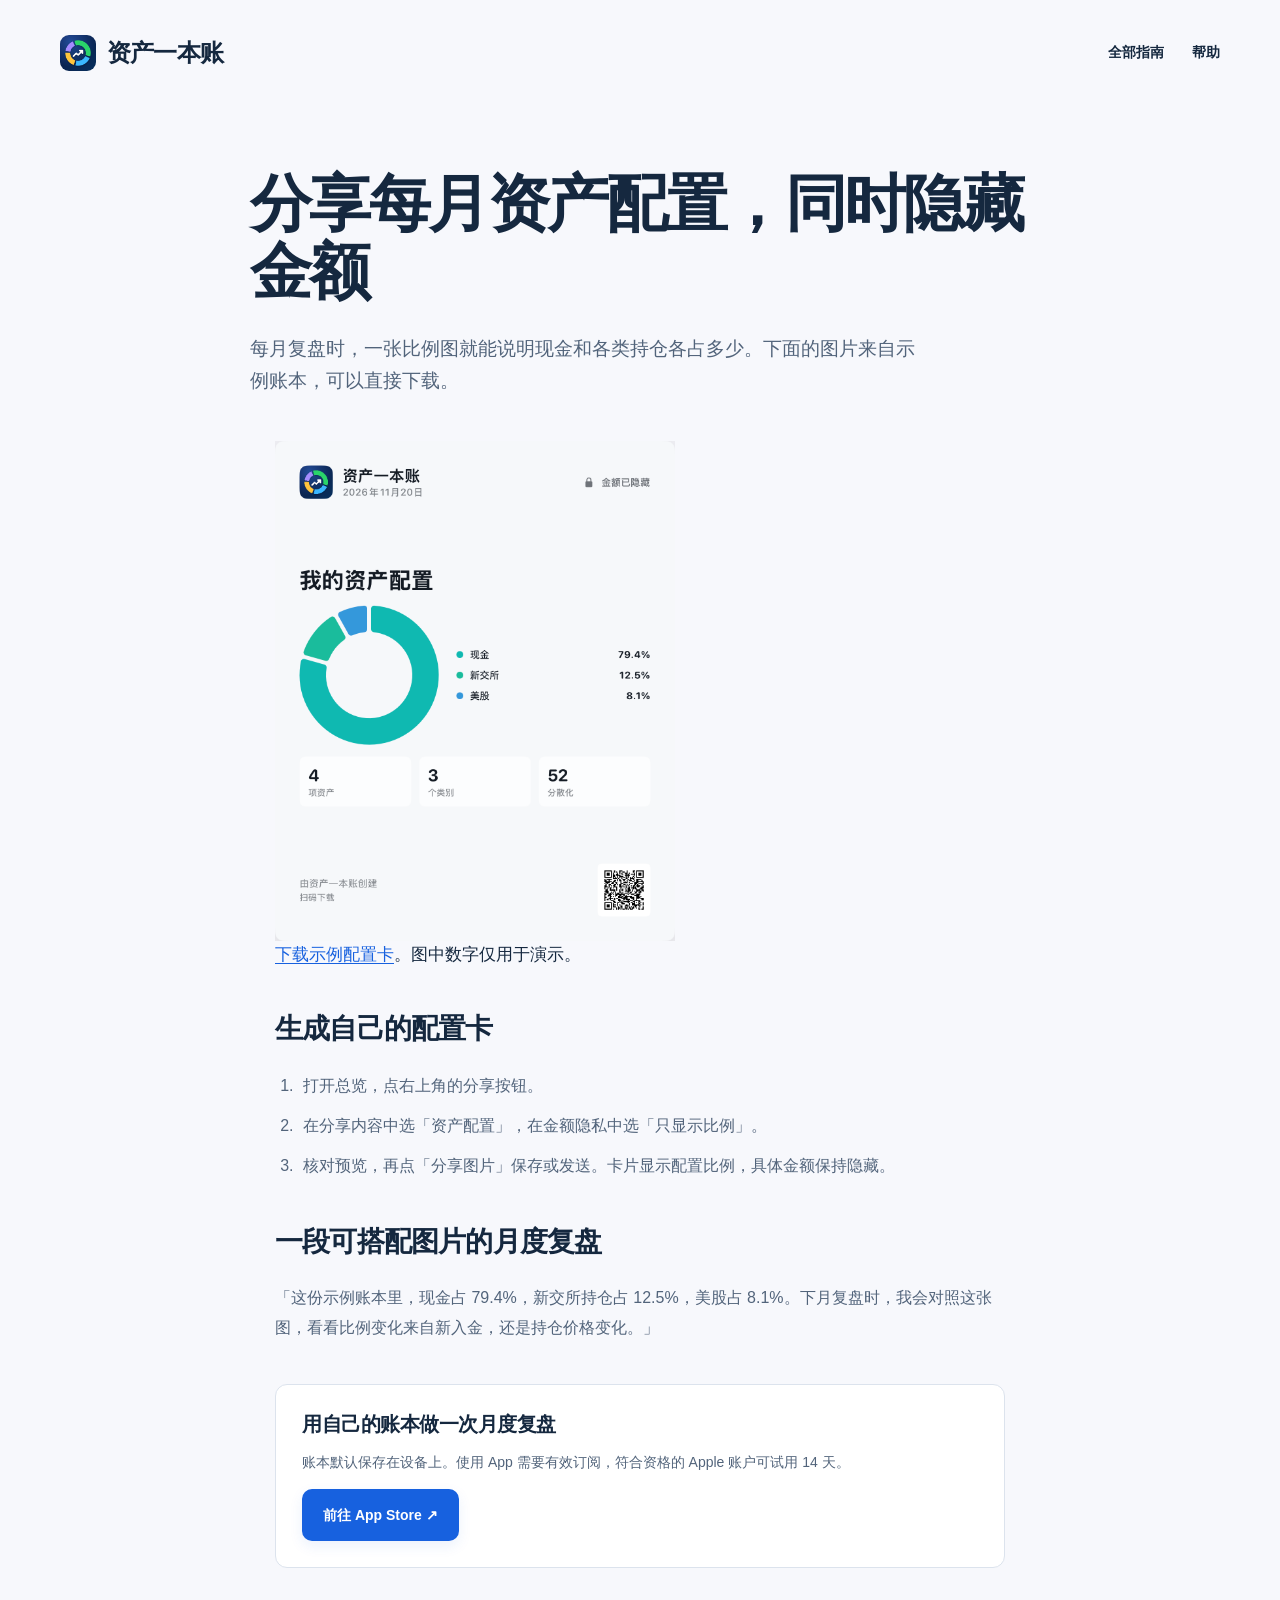
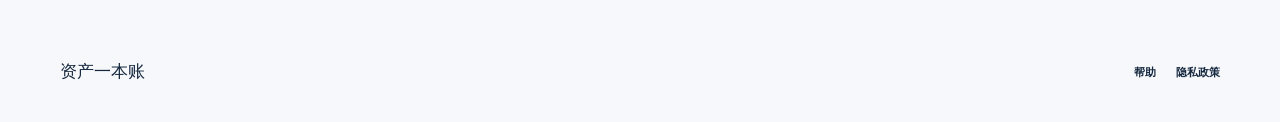
<file: guides/monthly-portfolio-allocation.html>
<!doctype html>
<html lang="zh-Hans">
<head>
  <meta charset="utf-8"><meta name="viewport" content="width=device-width, initial-scale=1">
  <title>怎么分享每月资产配置，同时隐藏持仓金额？｜资产一本账</title>
  <meta name="description" content="在资产一本账的总览页生成只显示比例的资产配置卡，分享月度复盘。附可下载的简体中文示例图。">
  <link rel="canonical" href="https://ogerhsou.github.io/astrolabe-portfolio-support/guides/monthly-portfolio-allocation.html">
  <link rel="icon" href="../marketing/app-icon.png"><link rel="stylesheet" href="../marketing/site.css">
</head>
<body>
<a class="skip-link" href="#main">跳至正文</a>
<header class="site-header wrap"><a class="brand" href="../"><img src="../marketing/app-icon.png" alt="" width="36" height="36">资产一本账</a><nav aria-label="导航"><a href="../#guides">全部指南</a><a href="../support.html">帮助</a></nav></header>
<main id="main">
  <header class="article-header"><h1>分享每月资产配置，同时隐藏金额</h1><p class="article-deck">每月复盘时，一张比例图就能说明现金和各类持仓各占多少。下面的图片来自示例账本，可以直接下载。</p></header>
  <article class="article">
    <figure style="margin:0 0 2rem"><a href="../marketing/portfolio-allocation-cn-sample.png" download><img src="../marketing/portfolio-allocation-cn-sample.png" alt="示例资产配置图。现金占 79.4%，新交所持仓占 12.5%，美股占 8.1%，金额已隐藏。" width="1224" height="1530" style="display:block;width:min(100%,25rem);height:auto"></a><figcaption><a href="../marketing/portfolio-allocation-cn-sample.png" download>下载示例配置卡</a>。图中数字仅用于演示。</figcaption></figure>
    <h2>生成自己的配置卡</h2>
    <ol><li>打开总览，点右上角的分享按钮。</li><li>在分享内容中选「资产配置」，在金额隐私中选「只显示比例」。</li><li>核对预览，再点「分享图片」保存或发送。卡片显示配置比例，具体金额保持隐藏。</li></ol>
    <h2>一段可搭配图片的月度复盘</h2>
    <p>「这份示例账本里，现金占 79.4%，新交所持仓占 12.5%，美股占 8.1%。下月复盘时，我会对照这张图，看看比例变化来自新入金，还是持仓价格变化。」</p>
    <div class="article-cta"><h3>用自己的账本做一次月度复盘</h3><p>账本默认保存在设备上。使用 App 需要有效订阅，符合资格的 Apple 账户可试用 14 天。</p><a class="button primary" href="https://apps.apple.com/app/apple-store/id6772176503?pt=128935614&amp;ct=CN_Web_Allocation_202611&amp;mt=8">前往 App Store ↗</a></div>
  </article>
</main>
<footer class="site-footer wrap"><a href="../">资产一本账</a><nav><a href="../support.html">帮助</a><a href="../privacy.html">隐私政策</a></nav></footer>
</body></html>
</file>
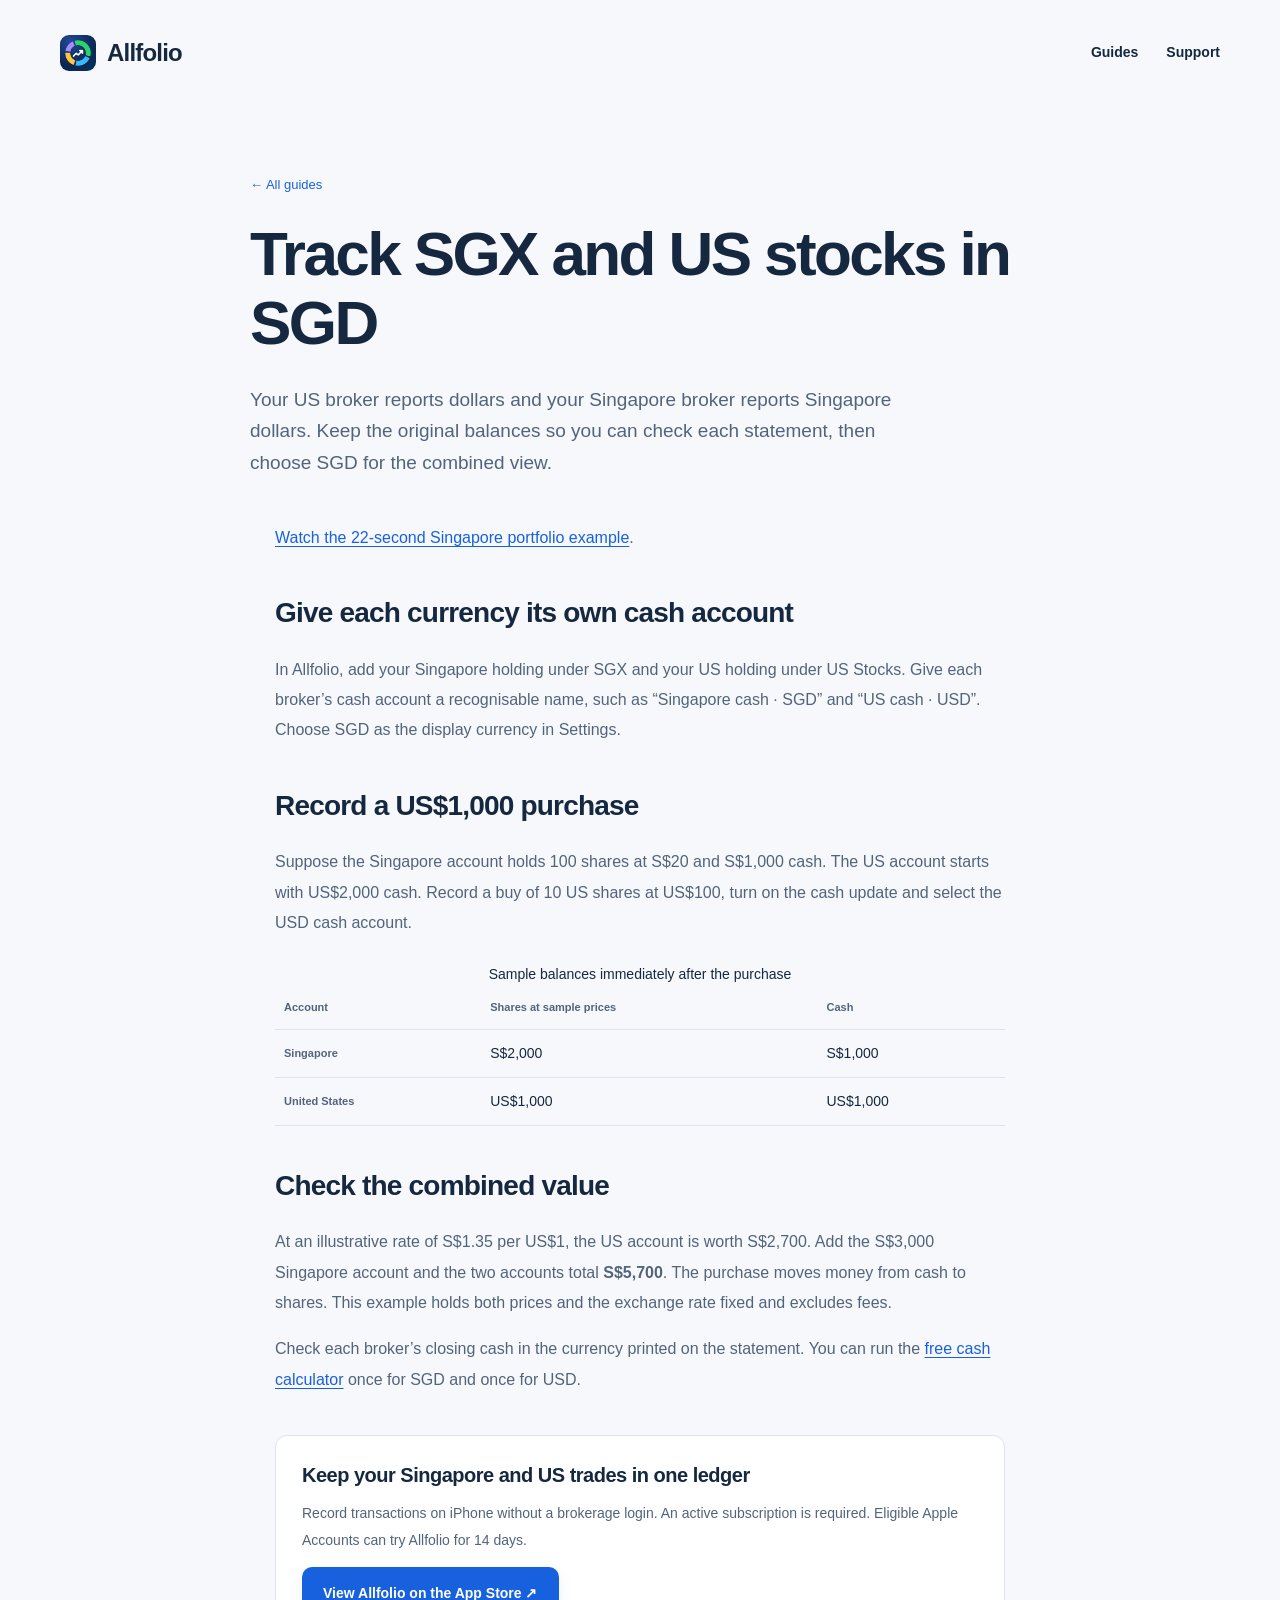
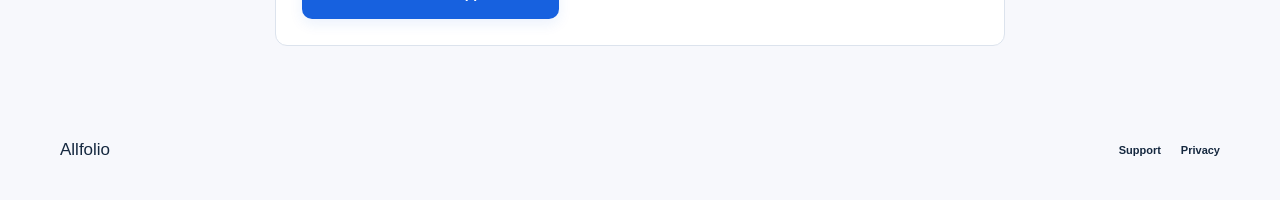
<file: guides/sgx-us-stocks-in-sgd.html>
<!doctype html>
<html lang="en-SG">
<head>
  <meta charset="utf-8"><meta name="viewport" content="width=device-width, initial-scale=1">
  <title>Track SGX and US stocks in SGD — Allfolio</title>
  <meta name="description" content="Keep SGD and USD cash separate, record a US stock purchase, and read your combined Singapore and US portfolio in Singapore dollars.">
  <link rel="canonical" href="https://ogerhsou.github.io/astrolabe-portfolio-support/guides/sgx-us-stocks-in-sgd.html">
  <link rel="icon" href="../marketing/app-icon.png"><link rel="stylesheet" href="../marketing/site.css">
  <script src="../marketing/app-store-campaign.js" defer></script>
</head>
<body>
<a class="skip-link" href="#main">Skip to content</a>
<header class="site-header wrap"><a class="brand" href="../"><img src="../marketing/app-icon.png" alt="" width="36" height="36">Allfolio</a><nav aria-label="Main navigation"><a href="../#guides">Guides</a><a href="../support.html">Support</a></nav></header>
<main id="main">
  <header class="article-header"><a class="article-back" href="../#guides">← All guides</a><h1>Track SGX and US stocks in SGD</h1><p class="article-deck">Your US broker reports dollars and your Singapore broker reports Singapore dollars. Keep the original balances so you can check each statement, then choose SGD for the combined view.</p></header>
  <article class="article">
    <p><a href="https://www.youtube.com/shorts/pjLfWbg3BHQ">Watch the 22-second Singapore portfolio example</a>.</p>
    <h2>Give each currency its own cash account</h2>
    <p>In Allfolio, add your Singapore holding under SGX and your US holding under US Stocks. Give each broker’s cash account a recognisable name, such as “Singapore cash · SGD” and “US cash · USD”. Choose SGD as the display currency in Settings.</p>
    <h2>Record a US$1,000 purchase</h2>
    <p>Suppose the Singapore account holds 100 shares at S$20 and S$1,000 cash. The US account starts with US$2,000 cash. Record a buy of 10 US shares at US$100, turn on the cash update and select the USD cash account.</p>
    <table><caption>Sample balances immediately after the purchase</caption><thead><tr><th scope="col">Account</th><th scope="col">Shares at sample prices</th><th scope="col">Cash</th></tr></thead><tbody><tr><th scope="row">Singapore</th><td>S$2,000</td><td>S$1,000</td></tr><tr><th scope="row">United States</th><td>US$1,000</td><td>US$1,000</td></tr></tbody></table>
    <h2>Check the combined value</h2>
    <p>At an illustrative rate of S$1.35 per US$1, the US account is worth S$2,700. Add the S$3,000 Singapore account and the two accounts total <strong>S$5,700</strong>. The purchase moves money from cash to shares. This example holds both prices and the exchange rate fixed and excludes fees.</p>
    <p>Check each broker’s closing cash in the currency printed on the statement. You can run the <a href="../tools/portfolio-cash-calculator.html">free cash calculator</a> once for SGD and once for USD.</p>
    <div class="article-cta"><h3>Keep your Singapore and US trades in one ledger</h3><p>Record transactions on iPhone without a brokerage login. An active subscription is required. Eligible Apple Accounts can try Allfolio for 14 days.</p><a class="button primary" href="https://apps.apple.com/app/apple-store/id6772176503?pt=128935614&amp;ct=SG_Web_Ledger_202611&amp;mt=8">View Allfolio on the App Store ↗</a></div>
  </article>
</main>
<footer class="site-footer wrap"><a href="../">Allfolio</a><nav><a href="../support.html">Support</a><a href="../privacy.html">Privacy</a></nav></footer>
</body></html>
</file>
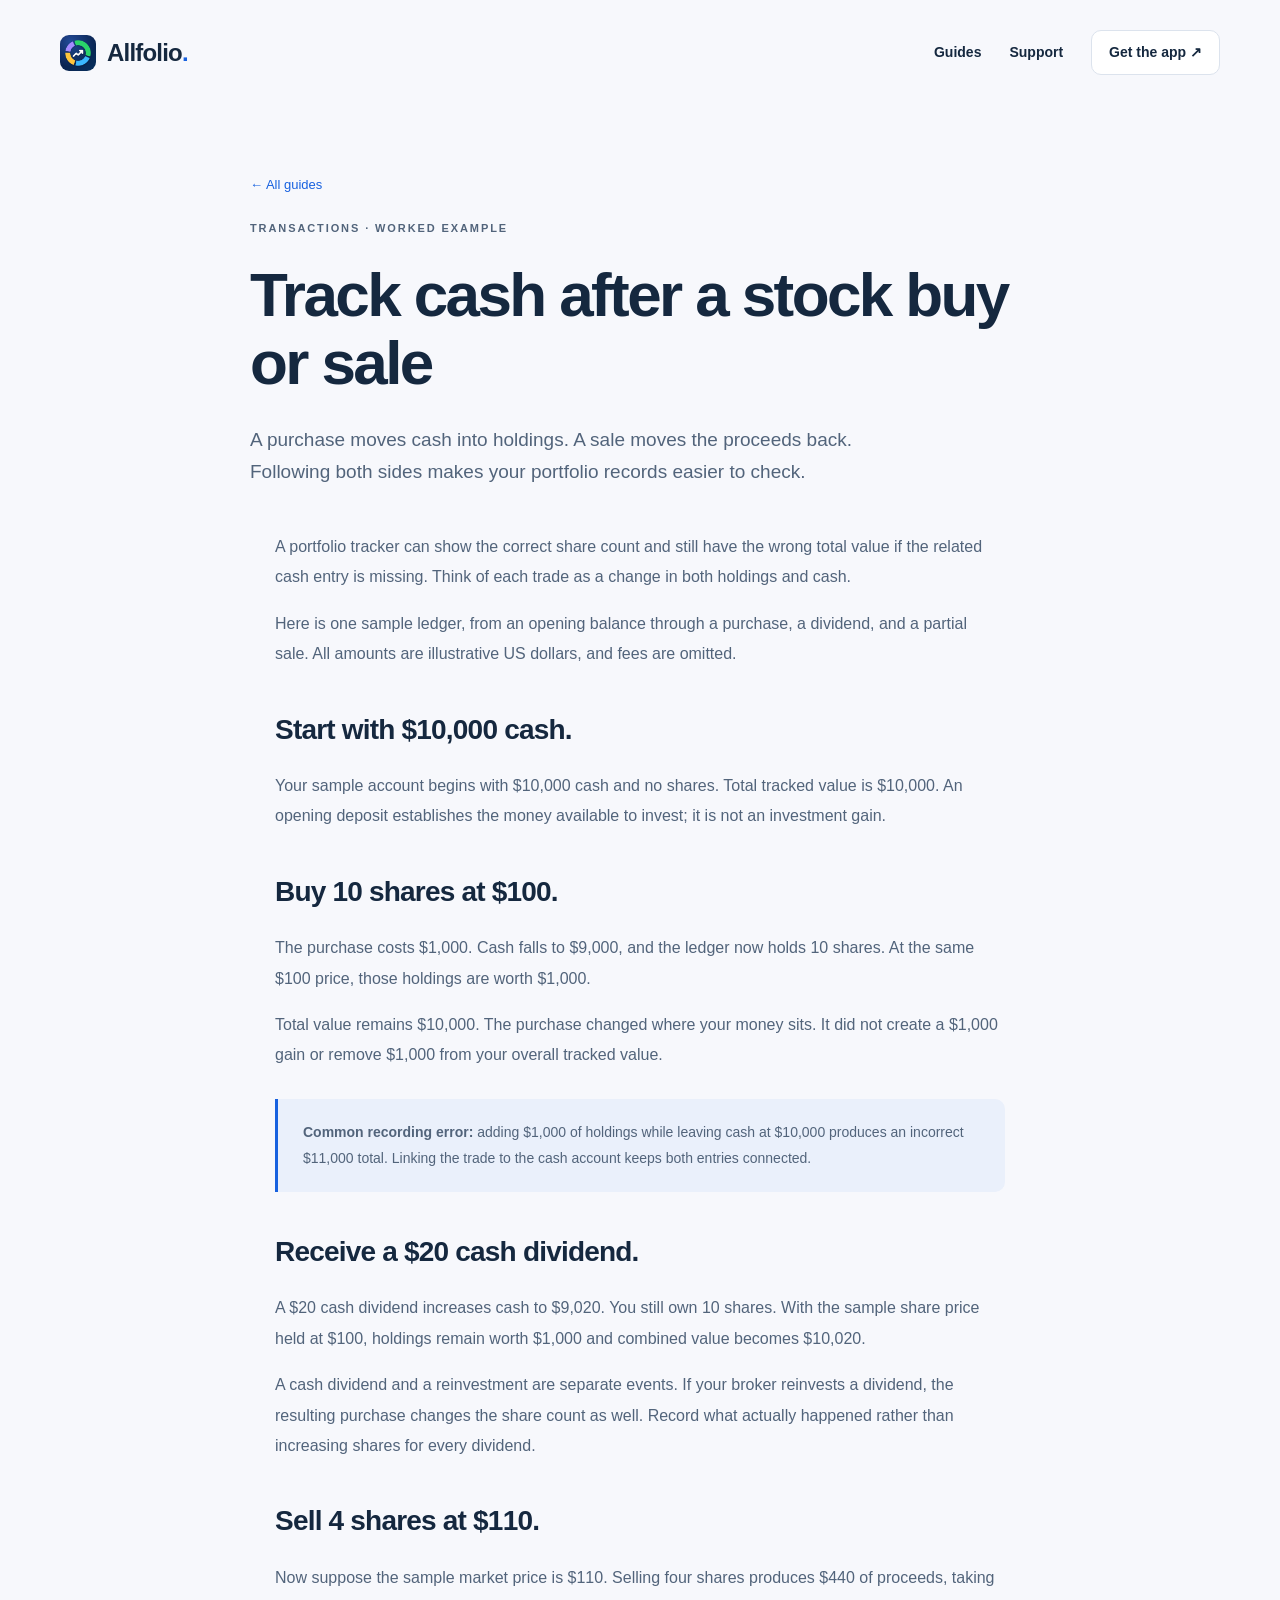
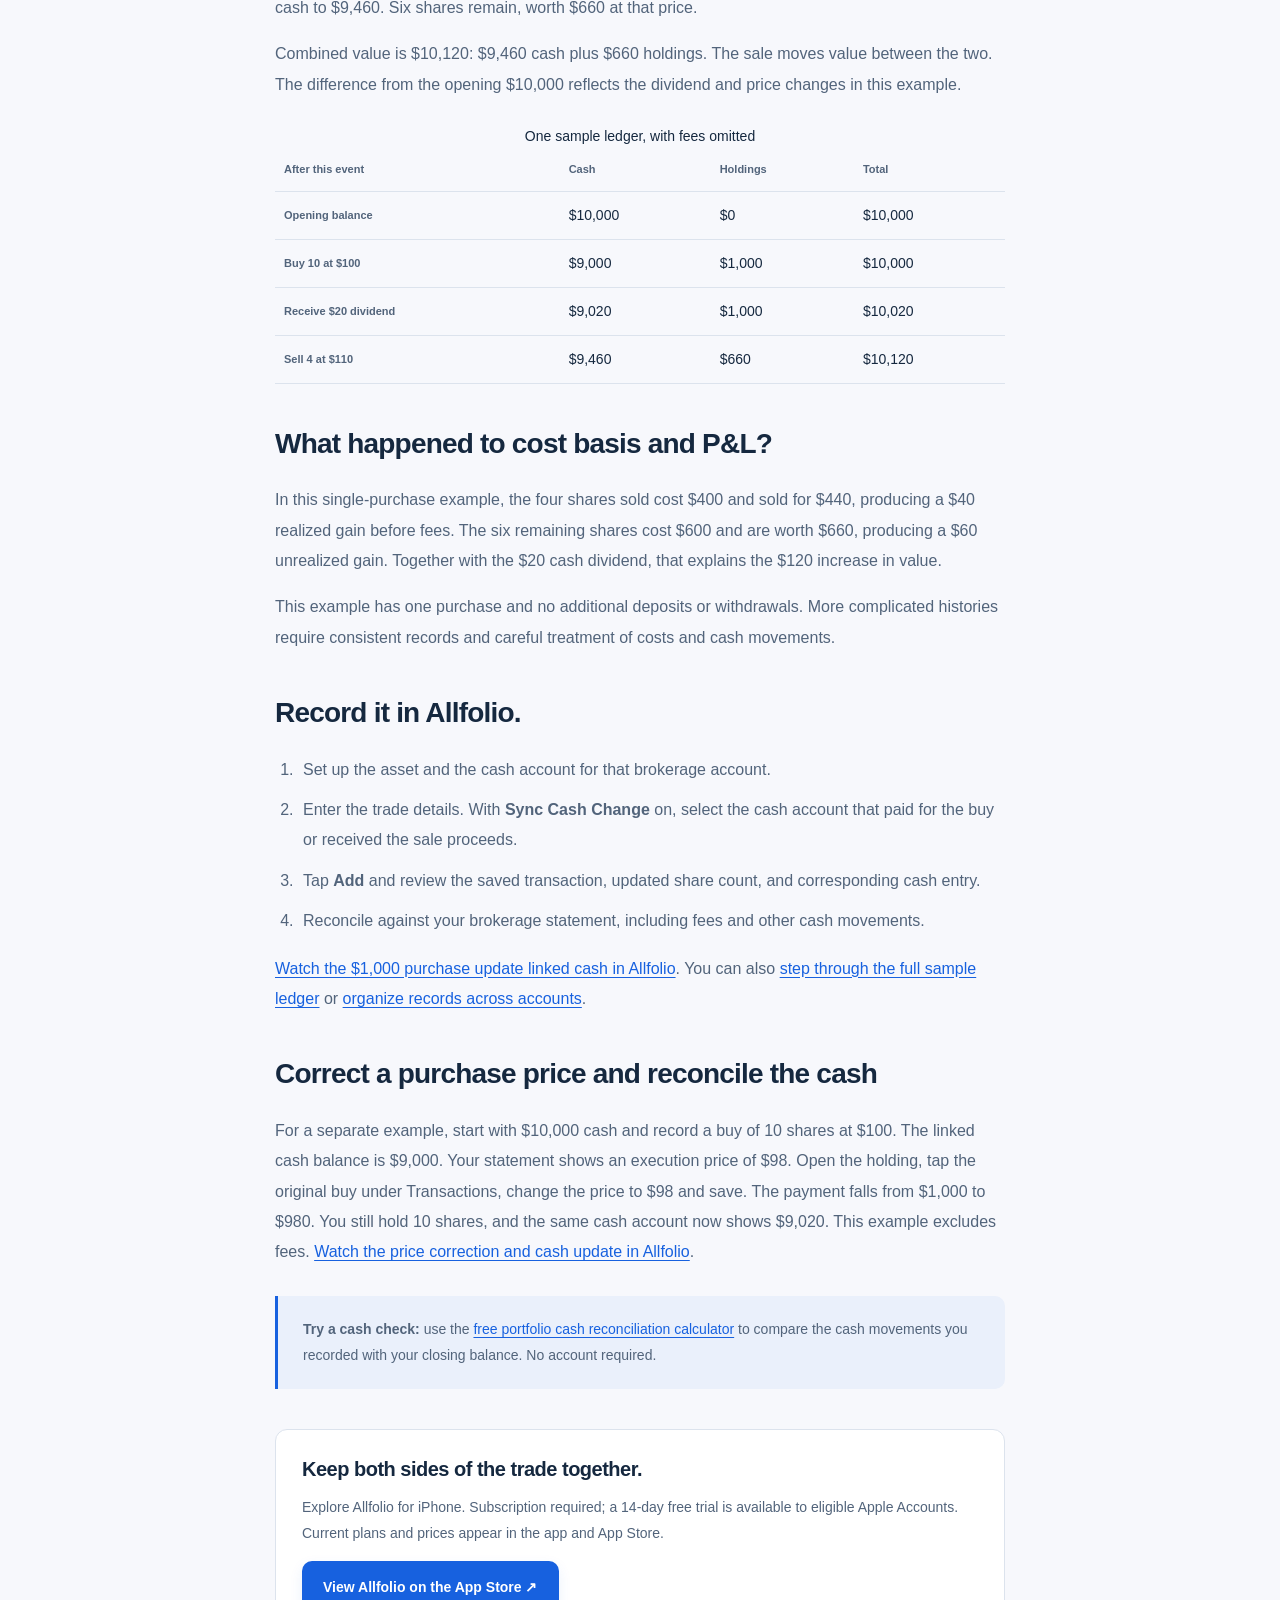
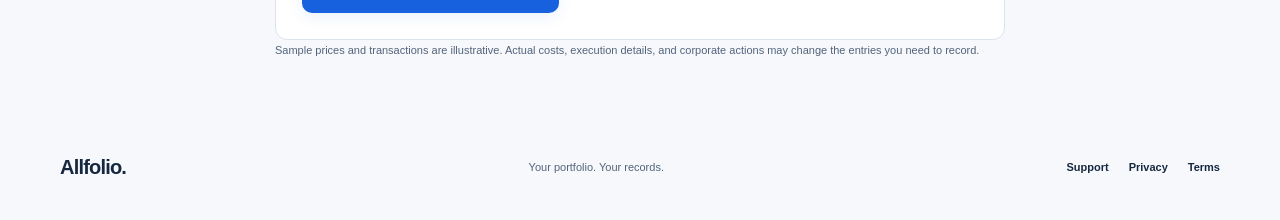
<file: guides/trades-and-cash.html>
<!doctype html>
<html lang="en"><head><meta charset="utf-8"><meta name="viewport" content="width=device-width, initial-scale=1"><title>Track Cash After a Stock Buy or Sale — Allfolio</title><meta name="description" content="See how a stock purchase, a cash dividend, and a sale affect your brokerage cash and share count. Follow a worked example and see how to record it on iPhone."><link rel="canonical" href="https://ogerhsou.github.io/astrolabe-portfolio-support/guides/trades-and-cash.html"><link rel="icon" href="../marketing/app-icon.png"><link rel="stylesheet" href="../marketing/site.css"><script src="../marketing/app-store-campaign.js" defer></script></head><body>
<a class="skip-link" href="#main">Skip to content</a><header class="site-header wrap"><a class="brand" href="../"><img src="../marketing/app-icon.png" width="36" height="36" alt=""><span>Allfolio<span class="brand-dot">.</span></span></a><nav aria-label="Main navigation"><a href="../#guides">Guides</a><a href="../support.html">Support</a><a class="nav-download" href="https://apps.apple.com/app/apple-store/id6772176503?ppid=fc0e9323-cf32-40ca-8069-30a20adb81aa&amp;pt=128935614&amp;ct=US_Web_202611&amp;mt=8">Get the app ↗</a></nav></header>
<main id="main"><header class="article-header"><a class="article-back" href="../#guides">← All guides</a><p class="eyebrow">TRANSACTIONS · WORKED EXAMPLE</p><h1>Track cash after a stock buy or sale</h1><p class="article-deck">A purchase moves cash into holdings. A sale moves the proceeds back. Following both sides makes your portfolio records easier to check.</p></header>
<article class="article"><p>A portfolio tracker can show the correct share count and still have the wrong total value if the related cash entry is missing. Think of each trade as a change in both holdings and cash.</p><p>Here is one sample ledger, from an opening balance through a purchase, a dividend, and a partial sale. All amounts are illustrative US dollars, and fees are omitted.</p>
<h2>Start with $10,000 cash.</h2><p>Your sample account begins with $10,000 cash and no shares. Total tracked value is $10,000. An opening deposit establishes the money available to invest; it is not an investment gain.</p>
<h2>Buy 10 shares at $100.</h2><p>The purchase costs $1,000. Cash falls to $9,000, and the ledger now holds 10 shares. At the same $100 price, those holdings are worth $1,000.</p><p>Total value remains $10,000. The purchase changed where your money sits. It did not create a $1,000 gain or remove $1,000 from your overall tracked value.</p>
<div class="article-note"><p><strong>Common recording error:</strong> adding $1,000 of holdings while leaving cash at $10,000 produces an incorrect $11,000 total. Linking the trade to the cash account keeps both entries connected.</p></div>
<h2>Receive a $20 cash dividend.</h2><p>A $20 cash dividend increases cash to $9,020. You still own 10 shares. With the sample share price held at $100, holdings remain worth $1,000 and combined value becomes $10,020.</p><p>A cash dividend and a reinvestment are separate events. If your broker reinvests a dividend, the resulting purchase changes the share count as well. Record what actually happened rather than increasing shares for every dividend.</p>
<h2>Sell 4 shares at $110.</h2><p>Now suppose the sample market price is $110. Selling four shares produces $440 of proceeds, taking cash to $9,460. Six shares remain, worth $660 at that price.</p><p>Combined value is $10,120: $9,460 cash plus $660 holdings. The sale moves value between the two. The difference from the opening $10,000 reflects the dividend and price changes in this example.</p>
<table><caption>One sample ledger, with fees omitted</caption><thead><tr><th scope="col">After this event</th><th scope="col">Cash</th><th scope="col">Holdings</th><th scope="col">Total</th></tr></thead><tbody><tr><th scope="row">Opening balance</th><td>$10,000</td><td>$0</td><td>$10,000</td></tr><tr><th scope="row">Buy 10 at $100</th><td>$9,000</td><td>$1,000</td><td>$10,000</td></tr><tr><th scope="row">Receive $20 dividend</th><td>$9,020</td><td>$1,000</td><td>$10,020</td></tr><tr><th scope="row">Sell 4 at $110</th><td>$9,460</td><td>$660</td><td>$10,120</td></tr></tbody></table>
<h2>What happened to cost basis and P&amp;L?</h2><p>In this single-purchase example, the four shares sold cost $400 and sold for $440, producing a $40 realized gain before fees. The six remaining shares cost $600 and are worth $660, producing a $60 unrealized gain. Together with the $20 cash dividend, that explains the $120 increase in value.</p><p>This example has one purchase and no additional deposits or withdrawals. More complicated histories require consistent records and careful treatment of costs and cash movements.</p>
<h2>Record it in Allfolio.</h2><ol><li>Set up the asset and the cash account for that brokerage account.</li><li>Enter the trade details. With <strong>Sync Cash Change</strong> on, select the cash account that paid for the buy or received the sale proceeds.</li><li>Tap <strong>Add</strong> and review the saved transaction, updated share count, and corresponding cash entry.</li><li>Reconcile against your brokerage statement, including fees and other cash movements.</li></ol><p><a href="https://www.youtube.com/shorts/esR9BfCPzNw">Watch the $1,000 purchase update linked cash in Allfolio</a>. You can also <a href="../#how-it-works">step through the full sample ledger</a> or <a href="./manual-portfolio-tracker.html">organize records across accounts</a>.</p>
<h2 id="correct-a-trade">Correct a purchase price and reconcile the cash</h2><p>For a separate example, start with $10,000 cash and record a buy of 10 shares at $100. The linked cash balance is $9,000. Your statement shows an execution price of $98. Open the holding, tap the original buy under Transactions, change the price to $98 and save. The payment falls from $1,000 to $980. You still hold 10 shares, and the same cash account now shows $9,020. This example excludes fees. <a href="https://www.youtube.com/shorts/KB4K_j0hyNE">Watch the price correction and cash update in Allfolio</a>.</p>
<div class="article-note"><p><strong>Try a cash check:</strong> use the <a href="../tools/portfolio-cash-calculator.html">free portfolio cash reconciliation calculator</a> to compare the cash movements you recorded with your closing balance. No account required.</p></div>
<div class="article-cta"><h3>Keep both sides of the trade together.</h3><p>Explore Allfolio for iPhone. Subscription required; a 14-day free trial is available to eligible Apple Accounts. Current plans and prices appear in the app and App Store.</p><a class="button primary" href="https://apps.apple.com/app/apple-store/id6772176503?ppid=fc0e9323-cf32-40ca-8069-30a20adb81aa&amp;pt=128935614&amp;ct=US_Web_202611&amp;mt=8">View Allfolio on the App Store ↗</a></div><p class="article-footnote">Sample prices and transactions are illustrative. Actual costs, execution details, and corporate actions may change the entries you need to record.</p></article></main>
<footer class="site-footer wrap"><a class="brand" href="../"><span>Allfolio.</span></a><p>Your portfolio. Your records.</p><nav aria-label="Footer navigation"><a href="../support.html">Support</a><a href="../privacy.html">Privacy</a><a href="https://www.apple.com/legal/internet-services/itunes/dev/stdeula/">Terms</a></nav></footer></body></html>
</file>
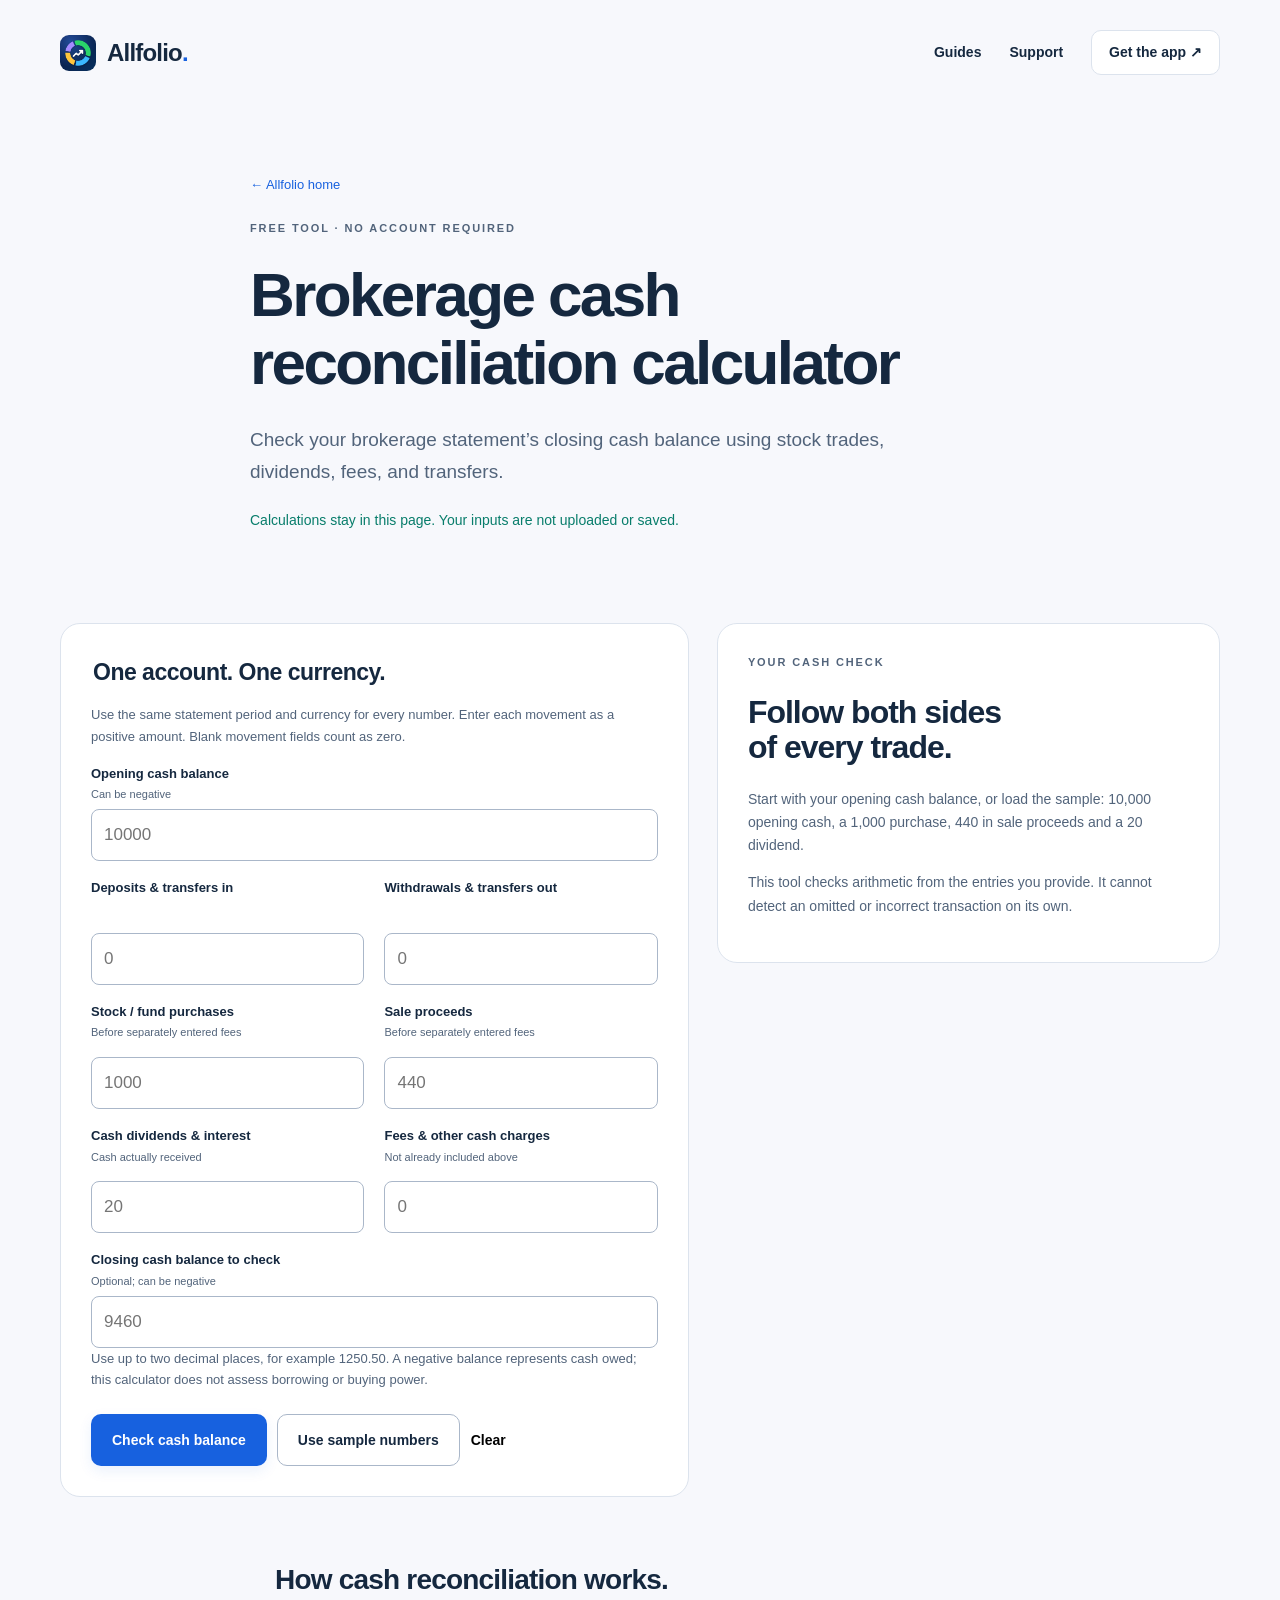
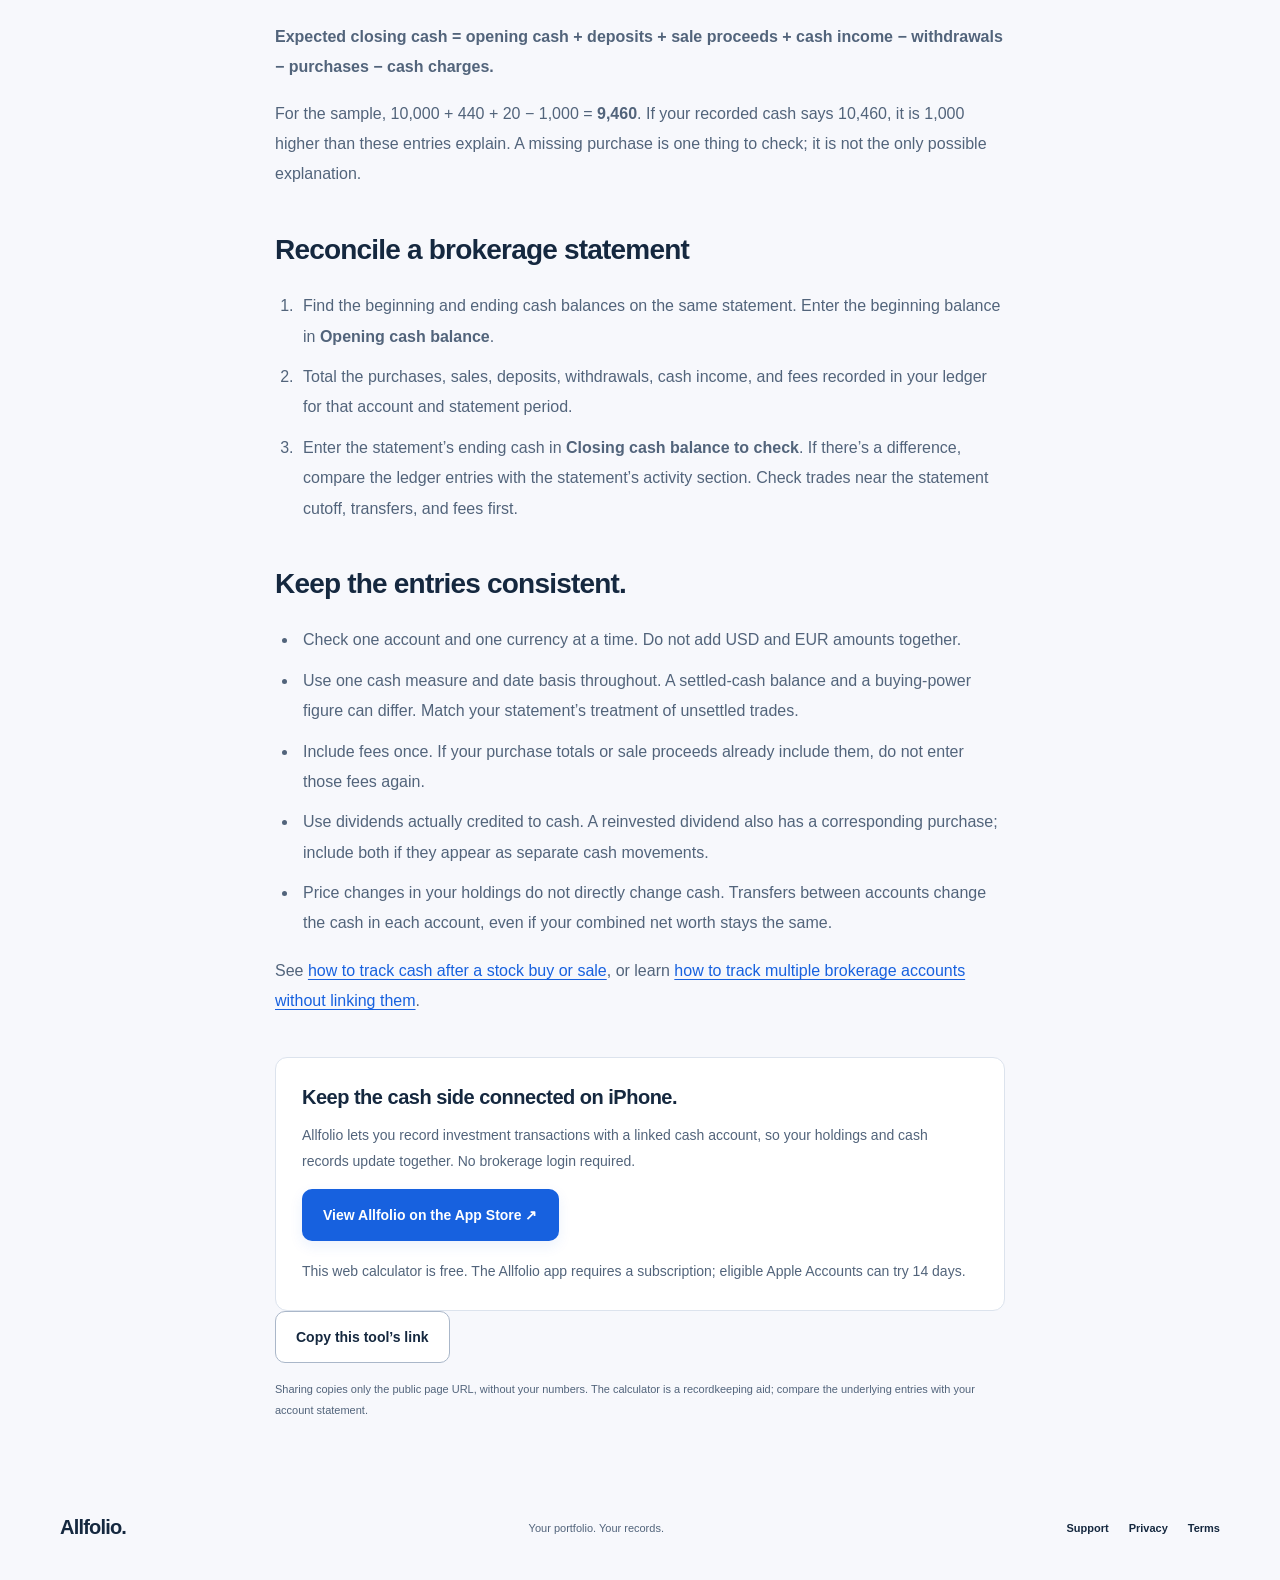
<file: tools/portfolio-cash-calculator.html>
<!doctype html>
<html lang="en">
<head>
  <meta charset="utf-8"><meta name="viewport" content="width=device-width, initial-scale=1">
  <title>Free Brokerage Cash Reconciliation Calculator — Allfolio</title>
  <meta name="description" content="Reconcile the cash balance on a brokerage statement. Check stock buys, sales, dividends, fees, and transfers in your browser. Free, with no sign-up.">
  <link rel="canonical" href="https://ogerhsou.github.io/astrolabe-portfolio-support/tools/portfolio-cash-calculator.html">
  <meta property="og:title" content="Free Brokerage Cash Reconciliation Calculator"><meta property="og:description" content="Check your statement's closing cash from trades, dividends, fees, and transfers. Calculations stay in your browser."><meta property="og:type" content="website"><meta property="og:url" content="https://ogerhsou.github.io/astrolabe-portfolio-support/tools/portfolio-cash-calculator.html"><meta property="og:image" content="https://ogerhsou.github.io/astrolabe-portfolio-support/marketing/social-card.png"><meta name="twitter:card" content="summary_large_image">
  <link rel="icon" href="../marketing/app-icon.png"><link rel="stylesheet" href="../marketing/site.css"><link rel="stylesheet" href="../marketing/cash-calculator.css"><script src="../marketing/cash-calculator.js" defer></script>
  <script type="application/ld+json">{"@context":"https://schema.org","@type":"WebApplication","name":"Brokerage Cash Reconciliation Calculator","url":"https://ogerhsou.github.io/astrolabe-portfolio-support/tools/portfolio-cash-calculator.html","applicationCategory":"FinanceApplication","operatingSystem":"Any browser","isAccessibleForFree":true,"description":"A browser calculator for reconciling cash movements in one investment account, in one currency."}</script>
<script src="../marketing/app-store-campaign.js" defer></script></head>
<body>
  <a class="skip-link" href="#main">Skip to content</a>
  <header class="site-header wrap"><a class="brand" href="../"><img src="../marketing/app-icon.png" width="36" height="36" alt=""><span>Allfolio<span class="brand-dot">.</span></span></a><nav aria-label="Main navigation"><a href="../#guides">Guides</a><a href="../support.html">Support</a><a class="nav-download" href="https://apps.apple.com/app/apple-store/id6772176503?ppid=fc0e9323-cf32-40ca-8069-30a20adb81aa&amp;pt=128935614&amp;ct=US_Web_CashTool_202611&amp;mt=8">Get the app ↗</a></nav></header>
  <main id="main">
    <header class="article-header cash-header"><a class="article-back" href="../">← Allfolio home</a><p class="eyebrow">FREE TOOL · NO ACCOUNT REQUIRED</p><h1>Brokerage cash reconciliation calculator</h1><p class="article-deck">Check your brokerage statement’s closing cash balance using stock trades, dividends, fees, and transfers.</p><p class="calculator-privacy">Calculations stay in this page. Your inputs are not uploaded or saved.</p></header>
    <div class="cash-tool wrap">
      <form id="cash-form" class="cash-form" novalidate>
        <noscript><p>This calculator needs JavaScript to run in your browser. Enable JavaScript to enter your numbers, or use the formula below.</p></noscript>
        <fieldset disabled><legend>One account. One currency.</legend><p class="cash-hint">Use the same statement period and currency for every number. Enter each movement as a positive amount. Blank movement fields count as zero.</p>
          <label for="opening">Opening cash balance <span>Can be negative</span></label><input id="opening" name="opening" inputmode="decimal" autocomplete="off" placeholder="10000" aria-describedby="amount-help" required>
          <div class="cash-input-grid">
            <div><label for="deposits">Deposits &amp; transfers in</label><input id="deposits" name="deposits" inputmode="decimal" autocomplete="off" placeholder="0"></div>
            <div><label for="withdrawals">Withdrawals &amp; transfers out</label><input id="withdrawals" name="withdrawals" inputmode="decimal" autocomplete="off" placeholder="0"></div>
            <div><label for="buys">Stock / fund purchases <span>Before separately entered fees</span></label><input id="buys" name="buys" inputmode="decimal" autocomplete="off" placeholder="1000"></div>
            <div><label for="sells">Sale proceeds <span>Before separately entered fees</span></label><input id="sells" name="sells" inputmode="decimal" autocomplete="off" placeholder="440"></div>
            <div><label for="income">Cash dividends &amp; interest <span>Cash actually received</span></label><input id="income" name="income" inputmode="decimal" autocomplete="off" placeholder="20"></div>
            <div><label for="fees">Fees &amp; other cash charges <span>Not already included above</span></label><input id="fees" name="fees" inputmode="decimal" autocomplete="off" placeholder="0"></div>
          </div>
          <label for="recorded">Closing cash balance to check <span>Optional; can be negative</span></label><input id="recorded" name="recorded" inputmode="decimal" autocomplete="off" placeholder="9460">
          <p id="amount-help" class="cash-hint">Use up to two decimal places, for example 1250.50. A negative balance represents cash owed; this calculator does not assess borrowing or buying power.</p>
          <p id="cash-error" class="cash-error" role="alert" hidden></p>
          <div class="cash-actions"><button class="button primary" type="submit">Check cash balance</button><button class="button secondary" id="sample" type="button">Use sample numbers</button><button class="button text-button" type="reset">Clear</button></div>
        </fieldset>
      </form>
      <section id="cash-result" class="cash-result" aria-live="polite" aria-atomic="true"><p class="eyebrow">YOUR CASH CHECK</p><h2>Follow both sides<br>of every trade.</h2><p>Start with your opening cash balance, or load the sample: 10,000 opening cash, a 1,000 purchase, 440 in sale proceeds and a 20 dividend.</p><p class="cash-hint">This tool checks arithmetic from the entries you provide. It cannot detect an omitted or incorrect transaction on its own.</p></section>
    </div>
    <article class="article cash-explainer">
      <h2>How cash reconciliation works.</h2>
      <p><strong>Expected closing cash = opening cash + deposits + sale proceeds + cash income − withdrawals − purchases − cash charges.</strong></p>
      <p>For the sample, 10,000 + 440 + 20 − 1,000 = <strong>9,460</strong>. If your recorded cash says 10,460, it is 1,000 higher than these entries explain. A missing purchase is one thing to check; it is not the only possible explanation.</p>
      <h2>Reconcile a brokerage statement</h2>
      <ol><li>Find the beginning and ending cash balances on the same statement. Enter the beginning balance in <strong>Opening cash balance</strong>.</li><li>Total the purchases, sales, deposits, withdrawals, cash income, and fees recorded in your ledger for that account and statement period.</li><li>Enter the statement’s ending cash in <strong>Closing cash balance to check</strong>. If there’s a difference, compare the ledger entries with the statement’s activity section. Check trades near the statement cutoff, transfers, and fees first.</li></ol>
      <h2>Keep the entries consistent.</h2>
      <ul><li>Check one account and one currency at a time. Do not add USD and EUR amounts together.</li><li>Use one cash measure and date basis throughout. A settled-cash balance and a buying-power figure can differ. Match your statement’s treatment of unsettled trades.</li><li>Include fees once. If your purchase totals or sale proceeds already include them, do not enter those fees again.</li><li>Use dividends actually credited to cash. A reinvested dividend also has a corresponding purchase; include both if they appear as separate cash movements.</li><li>Price changes in your holdings do not directly change cash. Transfers between accounts change the cash in each account, even if your combined net worth stays the same.</li></ul>
      <p>See <a href="../guides/trades-and-cash.html">how to track cash after a stock buy or sale</a>, or learn <a href="../guides/manual-portfolio-tracker.html">how to track multiple brokerage accounts without linking them</a>.</p>
      <div class="article-cta"><h3>Keep the cash side connected on iPhone.</h3><p>Allfolio lets you record investment transactions with a linked cash account, so your holdings and cash records update together. No brokerage login required.</p><a class="button primary" href="https://apps.apple.com/app/apple-store/id6772176503?ppid=fc0e9323-cf32-40ca-8069-30a20adb81aa&amp;pt=128935614&amp;ct=US_Web_CashTool_202611&amp;mt=8">View Allfolio on the App Store ↗</a><p class="purchase-note">This web calculator is free. The Allfolio app requires a subscription; eligible Apple Accounts can try 14 days.</p></div>
      <p><button class="button secondary" id="share-tool" type="button">Copy this tool’s link</button> <span id="share-status" role="status"></span></p><p class="article-footnote">Sharing copies only the public page URL, without your numbers. The calculator is a recordkeeping aid; compare the underlying entries with your account statement.</p>
    </article>
  </main>
  <footer class="site-footer wrap"><a class="brand" href="../"><span>Allfolio.</span></a><p>Your portfolio. Your records.</p><nav aria-label="Footer navigation"><a href="../support.html">Support</a><a href="../privacy.html">Privacy</a><a href="https://www.apple.com/legal/internet-services/itunes/dev/stdeula/">Terms</a></nav></footer>
</body>
</html>
</file>
<file: marketing/site.css>
:root{color-scheme:light;--ink:#15283f;--muted:#52647b;--blue:#1761df;--blue-dark:#104cba;--mint:#087d6b;--line:#dce3ed;--paper:#f7f8fc}*{box-sizing:border-box}html{scroll-behavior:smooth;scroll-padding-top:30px}body{margin:0;background:var(--paper);color:var(--ink);font-family:-apple-system,BlinkMacSystemFont,"Segoe UI",sans-serif;font-size:17px;line-height:1.65;-webkit-font-smoothing:antialiased}a{color:inherit;text-decoration:none}a:focus-visible,button:focus-visible,summary:focus-visible{outline:3px solid var(--blue);outline-offset:6px;border-radius:5px}button{font:inherit;cursor:pointer}.wrap{width:min(1160px,calc(100% - 80px));margin-inline:auto}.skip-link{position:absolute;top:-70px;left:20px;background:var(--ink);color:#fff;padding:12px 18px;z-index:10}.skip-link:focus{top:12px}.site-header{height:105px;display:flex;align-items:center;justify-content:space-between;gap:28px}.brand{display:inline-flex;align-items:center;gap:11px;font-size:24px;font-weight:750;letter-spacing:-.8px;white-space:nowrap}.brand img{border-radius:9px}.brand-dot{color:var(--blue)}nav{display:flex;align-items:center;gap:28px;font-size:14px;font-weight:600}.nav-download{padding:10px 17px;border:1px solid var(--line);border-radius:10px;background:#fff}nav a:hover{color:var(--blue)}.hero{display:grid;grid-template-columns:1.15fr 1fr;align-items:center;min-height:720px;padding-block:25px 65px;gap:34px}.eyebrow{font-size:11px;font-weight:750;letter-spacing:1.9px;line-height:1.6;margin:0 0 23px;color:var(--muted)}.status-dot{display:inline-block;width:7px;height:7px;background:var(--mint);border-radius:50%;margin-right:9px;vertical-align:1px}h1,h2,h3,p{margin-top:0}h1{font-size:clamp(54px,6.2vw,84px);line-height:1.03;font-weight:750;letter-spacing:-4.4px;margin-bottom:27px}h1 span{color:var(--blue)}.hero-description{color:var(--muted);font-size:20px;line-height:1.65;max-width:445px;margin-bottom:30px}.hero-actions{display:flex;align-items:center;flex-wrap:wrap;gap:15px}.button{display:inline-flex;align-items:center;justify-content:center;gap:12px;min-height:52px;padding:13px 20px;border-radius:10px;border:1px solid transparent;font-size:14px;font-weight:650;line-height:1.45;text-align:center}.primary{background:var(--blue);color:#fff;box-shadow:0 5px 14px #1761df16}.primary:hover{background:var(--blue-dark)}.text-button{padding-inline:0;gap:9px}.text-button:hover{color:var(--blue)}.play-mark{font-size:10px;width:26px;height:26px;display:grid;place-items:center;border:1px solid var(--line);border-radius:50%;padding-left:1px}.purchase-note{font-size:11px;line-height:1.7;color:var(--muted);margin:17px 0 0}.hero-proof{display:flex;flex-wrap:wrap;gap:18px;margin-top:35px;padding-top:26px;border-top:1px solid var(--line);max-width:460px;color:var(--muted);font-size:11px}.hero-proof span{display:inline-flex;align-items:center;gap:7px}.hero-proof svg{width:17px;height:17px;stroke:var(--mint);stroke-width:1.5;fill:none;stroke-linecap:round;stroke-linejoin:round}.hero-visual{margin:0;position:relative;display:flex;flex-direction:column;align-items:center;isolation:isolate}.visual-orbit{position:absolute;top:11%;width:100%;aspect-ratio:1;border-radius:50%;background:#e9eef9;border:1px solid #e0e7f3;z-index:-1}.phone-frame{width:276px;border-radius:40px;padding:7px;background:#fff;border:1px solid #d6dce8;box-shadow:0 24px 60px #15283f14,0 3px 10px #15283f0a;transform:rotate(3deg)}.app-screen{display:block;width:100%;height:auto;border-radius:33px}.hero-visual figcaption{font-size:10px;color:var(--muted);margin-top:22px}.feature-strip{border-block:1px solid var(--line);padding-block:22px;display:flex;align-items:center;justify-content:space-between;gap:25px}.feature-strip p{margin:0;color:var(--muted);font-size:12px}.feature-strip>div{display:flex;flex-wrap:wrap;gap:30px;font-size:13px;font-weight:650}.section{padding-block:105px}.section-heading{max-width:600px;margin-bottom:42px}.section-heading .eyebrow{margin-bottom:17px}h2{font-size:clamp(34px,4.1vw,54px);line-height:1.1;letter-spacing:-2px;font-weight:720;margin-bottom:23px}.section-heading>p:last-child,.tour-layout>div>p:not(.eyebrow),.horizontal>p{color:var(--muted);font-size:17px;max-width:480px}h3{font-size:21px;line-height:1.3;letter-spacing:-.5px;margin-bottom:12px}.demo{background:#fff;border:1px solid var(--line);padding:32px 38px;border-radius:20px;box-shadow:0 16px 45px #15283f05}.demo-topline{display:flex;justify-content:space-between;align-items:center;margin-bottom:28px}.sample-tag{display:inline-flex;align-items:center;gap:7px;color:var(--mint);font-size:10px;letter-spacing:1.5px;font-weight:750}.sample-tag:before{content:"";display:block;width:6px;height:6px;border-radius:50%;background:var(--mint)}.demo-step{font-size:11px;color:var(--muted)}.demo-balances{display:grid;grid-template-columns:repeat(3,1fr);gap:25px;padding-bottom:31px;border-bottom:1px solid var(--line)}.demo-balances>div{display:flex;flex-direction:column;gap:5px}.balance-label{font-size:12px;color:var(--muted)}.demo-balances strong{font-size:36px;font-weight:650;letter-spacing:-1.6px;font-variant-numeric:tabular-nums}.demo-balances>div:last-child strong{color:var(--blue)}.balance-detail{font-size:11px;color:var(--muted)}.demo-explanation{display:flex;align-items:flex-start;gap:20px;margin-block:29px}.demo-symbol{display:grid;place-items:center;flex-shrink:0;width:43px;height:43px;background:#eaf1ff;color:var(--blue);border-radius:11px;font-size:14px;font-weight:700}.demo-explanation h3{font-size:18px;margin-bottom:7px}.demo-explanation p{font-size:14px;color:var(--muted);margin:0;max-width:710px}.demo-history{list-style:none;padding:0;margin:0 0 25px;display:flex;flex-direction:column-reverse;gap:8px}.demo-history li{display:flex;justify-content:space-between;gap:20px;background:#f6f8fc;border-radius:8px;padding:11px 15px;font-size:12px}.demo-history strong{font-variant-numeric:tabular-nums;white-space:nowrap;font-weight:600}.demo-controls{display:flex;align-items:center;gap:20px;flex-wrap:wrap}.reset-button{background:none;border:0;padding:10px;color:var(--muted);font-size:12px;text-decoration:underline;text-underline-offset:3px}.demo-disclosure{font-size:10px;line-height:1.6;color:var(--muted);margin:17px 0 0}.tour-section{background:#ecf1f9;border-block:1px solid #e2e8f2}.tour-layout{display:grid;grid-template-columns:1fr 1fr;gap:110px;align-items:center}.tour-layout>div:first-child{max-width:450px}.check-list{list-style:none;padding:0;display:grid;gap:12px;margin:28px 0 0;color:var(--muted);font-size:14px}.check-list li:before{content:"✓";margin-right:13px;color:var(--mint);font-weight:700}.tour-video{display:flex;flex-direction:column;align-items:center}.tour-video video{width:285px;max-width:100%;height:auto;border-radius:22px;background:#f7f8fc;box-shadow:0 20px 50px #15283f12}.tour-video>p{font-size:10px;color:var(--muted);margin:16px 0 0}.feature-grid{display:grid;grid-template-columns:repeat(3,1fr);gap:40px}.feature-grid article{border-top:1px solid var(--line);padding-top:23px}.feature-number{font-size:11px;color:var(--blue);font-weight:700;display:block;margin-bottom:27px}.feature-grid h3{font-size:21px}.feature-grid p{font-size:14px;color:var(--muted);margin-bottom:0}.horizontal{max-width:none;display:flex;align-items:flex-end;justify-content:space-between;gap:70px}.horizontal>p{max-width:340px;font-size:15px;margin-bottom:25px}.guide-grid{display:grid;grid-template-columns:1fr 1fr;gap:24px}.guide-card{display:flex;flex-direction:column;padding:30px;background:#fff;border:1px solid var(--line);border-radius:15px;transition:border-color .2s,transform .2s}.guide-card:hover{border-color:var(--blue);transform:translateY(-3px)}.guide-topic{font-size:9px;color:var(--muted);letter-spacing:1px;font-weight:700;display:block;margin-bottom:26px}.guide-card h3{font-size:26px;line-height:1.25;letter-spacing:-.8px;max-width:380px}.guide-card p{font-size:14px;color:var(--muted);max-width:380px}.guide-arrow{color:var(--blue);font-size:12px;font-weight:650;margin-top:20px;display:flex;justify-content:space-between}.guides-section{padding-top:0}.faq-section{border-top:1px solid var(--line);display:grid;grid-template-columns:.85fr 1.15fr;gap:65px}.faq-list details{border-bottom:1px solid var(--line);padding-block:19px}.faq-list details:first-child{padding-top:0}.faq-list summary{font-size:15px;font-weight:600;cursor:pointer;list-style:none;position:relative;padding-right:28px}.faq-list summary::-webkit-details-marker{display:none}.faq-list summary:after{content:"+";position:absolute;right:3px;font-size:20px;font-weight:400;line-height:1.2;color:var(--muted)}.faq-list details[open] summary:after{content:"−"}.faq-list details p{font-size:13px;color:var(--muted);margin:15px 0 0;line-height:1.8}.faq-list a{color:var(--blue);text-decoration:underline}.closing{display:flex;align-items:center;justify-content:space-between;gap:50px;background:#e9effb;border:1px solid #dde6f7;border-radius:20px;padding:45px 50px;margin-block:0 70px}.closing h2{font-size:40px;line-height:1.14;margin:0}.closing .eyebrow{font-size:9px;margin-bottom:15px}.closing>div:last-child{max-width:340px}.site-footer{padding-block:0 36px;display:flex;align-items:center;justify-content:space-between;gap:28px}.site-footer .brand{font-size:20px}.site-footer p{font-size:11px;color:var(--muted);margin:0}.site-footer nav{font-size:11px;gap:20px}.article-header{max-width:780px;margin:65px auto 45px}.article-header h1{font-size:clamp(38px,5vw,62px);line-height:1.1;letter-spacing:-2.6px}.article-header .article-deck{font-size:19px;color:var(--muted);max-width:680px}.article{max-width:730px;margin:0 auto 90px}.article h2{font-size:28px;letter-spacing:-.8px;line-height:1.3;margin-top:42px}.article h3{font-size:20px;margin-top:28px}.article p,.article li{color:var(--muted);font-size:16px;line-height:1.9}.article a{color:var(--blue);text-decoration:underline;text-underline-offset:3px}.article ol,.article ul{padding-left:23px}.article li{padding-left:5px;margin-bottom:10px}.article-note{padding:20px 25px;background:#eaf0fb;border-left:3px solid var(--blue);border-radius:0 10px 10px 0;margin-block:28px}.article-note p{margin:0;font-size:14px}.article table{width:100%;border-collapse:collapse;font-size:14px;margin-block:25px}.article th,.article td{padding:12px 9px;border-bottom:1px solid var(--line);text-align:left;font-variant-numeric:tabular-nums}.article th{font-size:11px;color:var(--muted);font-weight:650}.article .button{text-decoration:none}.article .button.primary{color:#fff}.article .article-cta{border:1px solid var(--line);border-radius:12px;padding:26px;margin-top:40px;background:#fff}.article-cta h3{margin-top:0}.article-cta p{font-size:14px}.article-footnote{font-size:11px!important}.article-back{font-size:13px;color:var(--blue);display:inline-block;margin-bottom:25px}
@media(min-width:1500px){.hero{min-height:780px}.phone-frame{width:300px}}@media(max-width:1000px){.wrap{width:calc(100% - 56px)}.hero{min-height:690px;gap:20px}h1{font-size:66px;letter-spacing:-3.5px}.hero-description{font-size:18px}.phone-frame{width:250px}.hero-actions{gap:6px}.button{font-size:13px;padding:12px 16px}.feature-strip>div{gap:20px}.tour-layout{gap:60px}.feature-grid{gap:25px}.closing{padding:35px}.site-footer{flex-wrap:wrap}.site-footer p{order:3;width:100%}.article-header,.article{width:calc(100% - 56px)}}
@media(max-width:700px){.wrap{width:calc(100% - 40px)}.site-header{height:80px;gap:18px}.brand{font-size:22px}.brand img{width:32px;height:32px}nav{gap:16px;font-size:12px}.site-header nav>a:not(.nav-download){display:none}.nav-download{padding:8px 12px;font-size:12px}.hero{grid-template-columns:1fr;gap:38px;padding-top:42px;padding-bottom:40px;text-align:center}.hero-copy{max-width:500px;margin:auto}.eyebrow{font-size:9px;letter-spacing:1.5px;margin-bottom:22px}h1{font-size:clamp(53px,12vw,76px);letter-spacing:-3.2px;margin-bottom:23px}.hero-description{font-size:17px;max-width:350px;margin-inline:auto;margin-bottom:24px}.hero-actions{justify-content:center;gap:13px}.hero-actions .button{font-size:12px}.text-button{min-height:40px}.purchase-note{font-size:10px}.hero-proof{justify-content:center;font-size:10px;margin-top:26px;padding-top:20px}.hero-visual{width:min(370px,100%);margin:auto}.phone-frame{width:235px;border-radius:34px;padding:6px;transform:rotate(2deg)}.app-screen{border-radius:28px}.hero-visual figcaption{font-size:9px;margin-top:17px}.visual-orbit{top:9%}.feature-strip{display:block;text-align:center;padding-block:20px}.feature-strip p{font-size:11px;margin-bottom:13px}.feature-strip>div{justify-content:center;gap:19px;font-size:11px}.section{padding-block:65px}.section-heading{margin-bottom:30px}.section-heading .eyebrow{margin-bottom:14px}h2{font-size:38px;letter-spacing:-1.5px}.section-heading>p:last-child{font-size:15px}.demo{padding:23px 20px;border-radius:15px}.demo-topline{margin-bottom:24px}.sample-tag{font-size:9px}.demo-step{font-size:10px}.demo-balances{gap:12px;padding-bottom:22px}.balance-label{font-size:10px}.demo-balances strong{font-size:25px;letter-spacing:-1.1px}.balance-detail{font-size:9px;line-height:1.5}.demo-explanation{gap:12px;margin-block:23px}.demo-symbol{width:32px;height:32px;font-size:11px;border-radius:9px}.demo-explanation h3{font-size:15px}.demo-explanation p{font-size:12px}.demo-history li{font-size:10px;padding:10px;gap:10px}.demo-controls{gap:11px}.demo-controls .primary{font-size:12px;min-height:45px}.reset-button{font-size:10px;padding-inline:0}.demo-disclosure{font-size:9px}.tour-layout{grid-template-columns:1fr;gap:35px}.tour-layout>div>p:not(.eyebrow){font-size:15px}.tour-video video{width:260px}.feature-grid{grid-template-columns:1fr;gap:30px}.feature-grid article{display:grid;grid-template-columns:35px 1fr;gap:0 8px;padding-top:20px}.feature-number{grid-row:1 / 3;margin-top:4px;margin-bottom:0}.feature-grid h3{font-size:20px}.feature-grid p{grid-column:2;font-size:13px}.guides-section{padding-top:0}.horizontal{display:block}.horizontal>p{font-size:14px;max-width:360px;margin:0}.guide-grid{grid-template-columns:1fr;gap:17px}.guide-card{padding:25px}.guide-card h3{font-size:25px}.guide-card p{font-size:13px}.guide-topic{margin-bottom:20px}.faq-section{grid-template-columns:1fr;gap:15px}.faq-list summary{font-size:14px}.faq-list details p{font-size:12px}.closing{display:block;padding:29px;margin-bottom:45px}.closing h2{font-size:32px;letter-spacing:-1.4px}.closing>div:last-child{margin-top:25px}.closing .button{font-size:12px}.closing .eyebrow{font-size:8px;line-height:1.7}.site-footer{gap:20px;padding-bottom:25px}.site-footer .brand{font-size:18px}.site-footer .brand img{width:25px;height:25px}.site-footer nav{font-size:10px;gap:14px}.site-footer p{font-size:10px}.article-header{margin-top:40px;margin-bottom:35px;width:calc(100% - 40px)}.article-header h1{font-size:40px;letter-spacing:-1.7px}.article-header .article-deck{font-size:17px}.article{width:calc(100% - 40px);margin-bottom:60px}.article p,.article li{font-size:15px}.article h2{font-size:25px}.article table{font-size:12px}.article th,.article td{padding:10px 5px}.article-note{padding:17px 19px}}@media(prefers-reduced-motion:reduce){html{scroll-behavior:auto}.guide-card{transition:none}.guide-card:hover{transform:none}}

.free-tool-card{margin-top:24px;display:flex;align-items:center;justify-content:space-between;gap:30px;background:#edf4ff}.free-tool-card h3{margin-bottom:9px}.free-tool-card p{margin:0}.free-tool-card>.guide-arrow{flex-shrink:0}@media(max-width:760px){.free-tool-card{align-items:flex-start;flex-direction:column;gap:18px}}

.tour-video>.tour-external{display:inline-flex;align-items:center;justify-content:center;min-height:44px;font-size:12px;font-weight:650;color:var(--blue);text-decoration:underline;text-underline-offset:3px}
</file>
<file: marketing/cash-calculator.css>
.cash-header{padding-bottom:32px}.calculator-privacy{color:var(--mint);font-size:14px;margin-top:22px}.cash-tool{display:grid;grid-template-columns:1.25fr 1fr;gap:28px;align-items:start}.cash-form,.cash-result{background:#fff;border:1px solid var(--line);border-radius:20px;padding:30px}.cash-form fieldset{border:0;padding:0;margin:0;min-width:0}.cash-form legend{font-size:23px;font-weight:700;letter-spacing:-.5px;margin-bottom:12px}.cash-hint{font-size:13px;color:var(--muted);line-height:1.65}.cash-form label{display:block;font-size:13px;font-weight:650;margin:18px 0 6px;line-height:1.4}.cash-form label span{display:block;color:var(--muted);font-weight:400;font-size:11px;min-height:16px;margin-top:4px}.cash-form input{font:inherit;font-size:17px;border:1px solid #aab7c9;border-radius:8px;padding:11px 12px;width:100%;min-width:0;background:#fff;color:var(--ink);font-variant-numeric:tabular-nums}.cash-form input:focus-visible{outline:3px solid var(--blue);outline-offset:3px}.cash-form input[aria-invalid=true]{border:2px solid #a62a41}.cash-input-grid{display:grid;grid-template-columns:1fr 1fr;column-gap:20px}.cash-input-grid label{min-height:48px}.cash-actions{display:flex;flex-wrap:wrap;gap:10px;margin-top:24px}.secondary{border-color:#aab7c9;background:#fff;color:var(--ink)}.secondary:hover{border-color:var(--blue);color:var(--blue)}.cash-error{color:#a62a41;font-size:13px;font-weight:600}.cash-result h2{font-size:32px;letter-spacing:-1px}.cash-result>p:not(.eyebrow){font-size:14px;color:var(--muted)}.cash-result output{display:block;font-size:45px;line-height:1.2;letter-spacing:-1.5px;font-weight:700;font-variant-numeric:tabular-nums;overflow-wrap:anywhere;color:var(--blue);margin:14px 0 26px}.cash-result dl{display:grid;grid-template-columns:1fr auto;gap:12px;font-size:14px;margin:0}.cash-result dt{color:var(--muted)}.cash-result dd{margin:0;font-weight:650;font-variant-numeric:tabular-nums}.cash-result .cash-verdict{border-top:1px solid var(--line);margin-top:23px;padding-top:20px;font-weight:650;color:var(--ink)}.cash-result .cash-verdict[data-matched=true]{color:var(--mint)}.cash-explainer{margin-top:65px}.cash-explainer .button{font-size:14px}.cash-explainer #share-status{font-size:13px;color:var(--mint)}@media(max-width:760px){.cash-tool{grid-template-columns:1fr}.cash-form,.cash-result{padding:24px}.cash-result output{font-size:40px}.cash-header{padding-top:30px}.cash-explainer{margin-top:45px}}@media(max-width:390px){.cash-input-grid{grid-template-columns:1fr}.cash-input-grid label{min-height:0}.cash-form,.cash-result{padding:20px}}

.cash-result{position:sticky;top:24px}.cash-actions .text-button{background:transparent}@media(max-width:760px){.cash-result{position:static}}
.cash-result{scroll-margin-top:24px}@media(max-width:520px){.cash-input-grid{grid-template-columns:1fr}.cash-input-grid label{min-height:0}}
</file>
